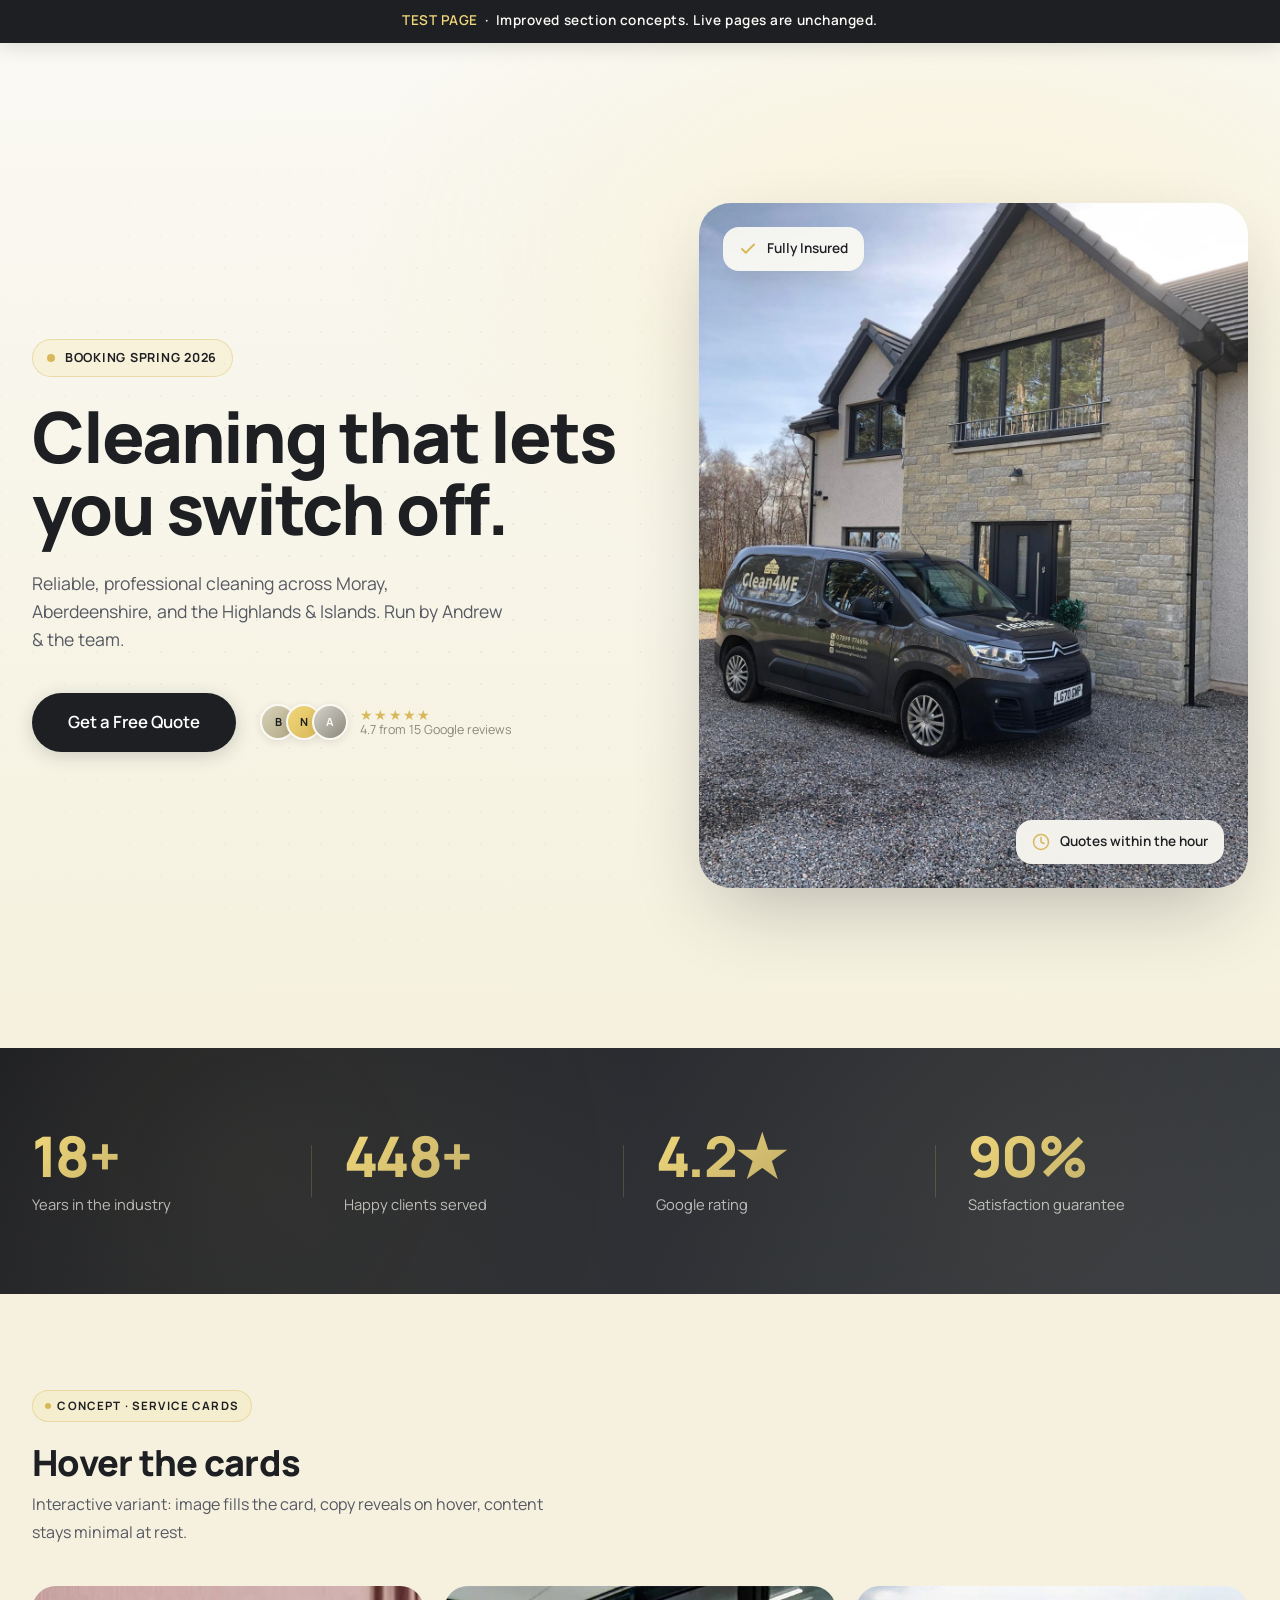
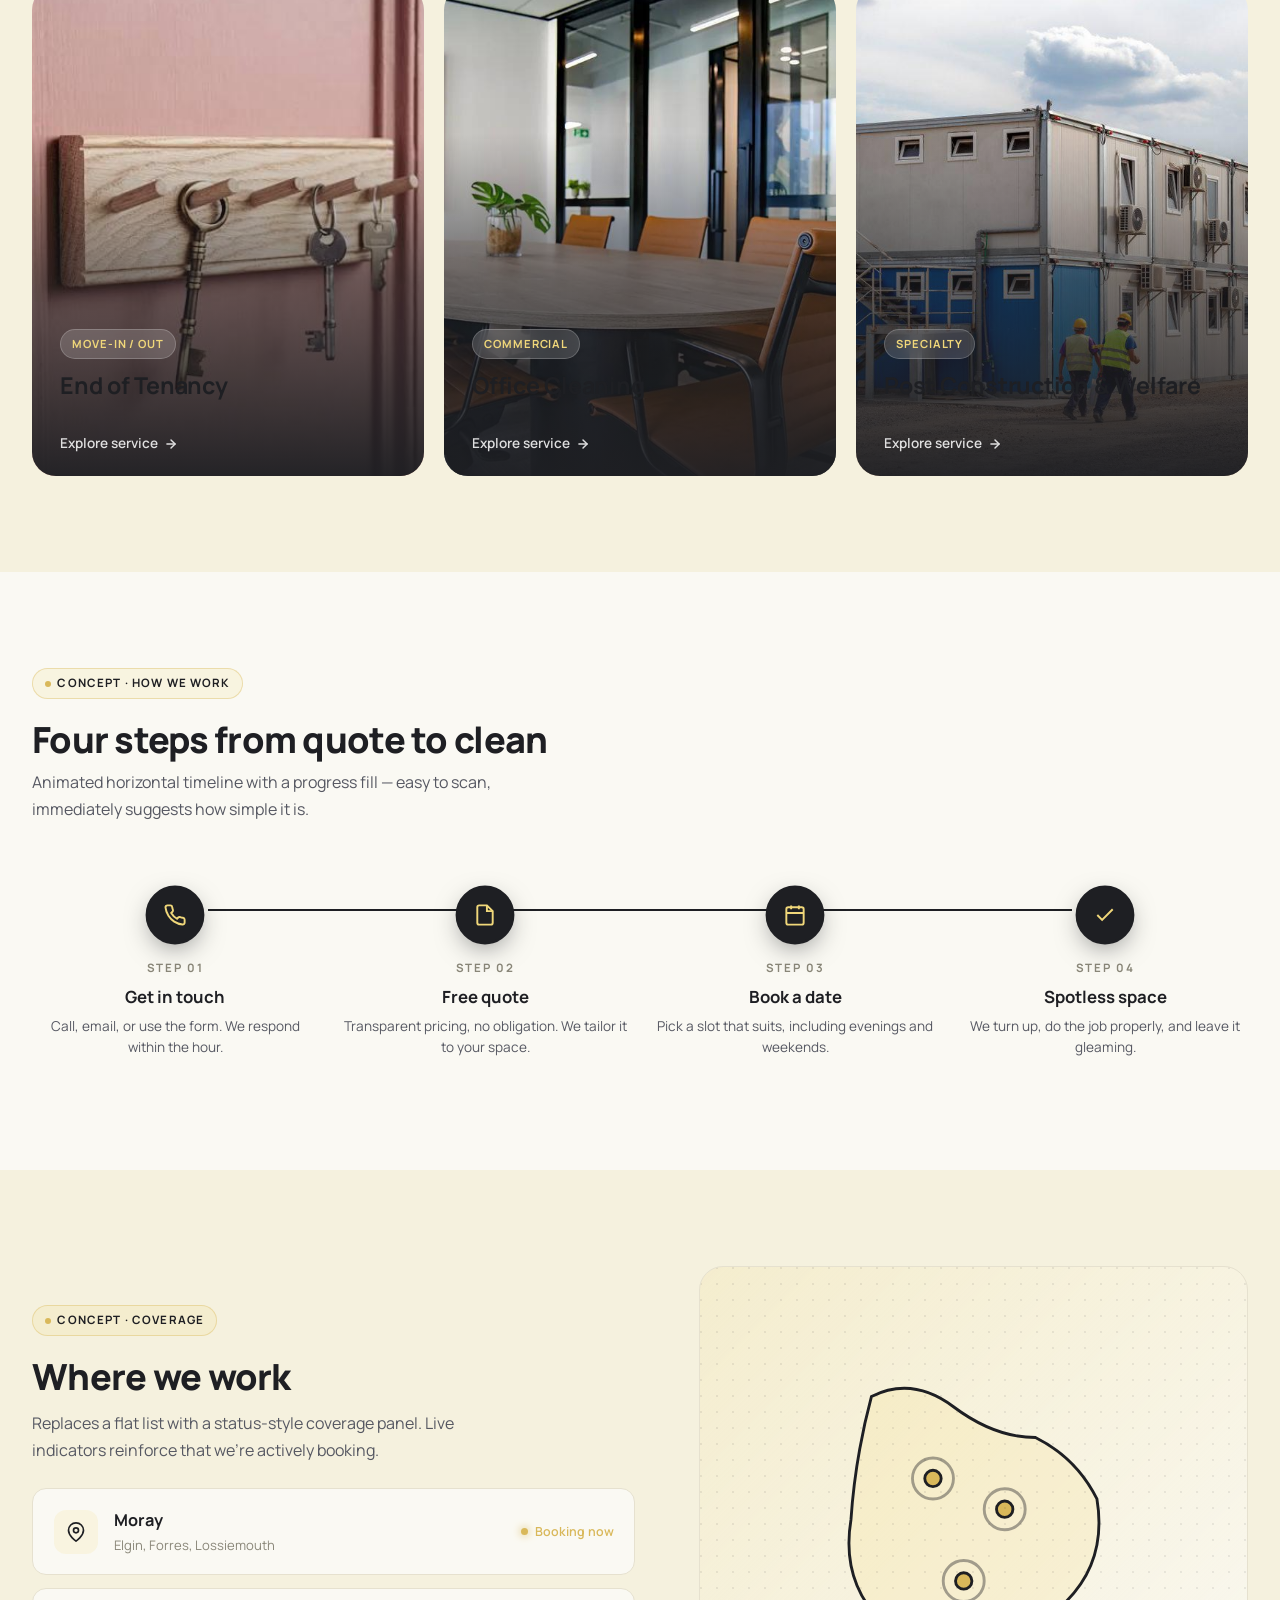
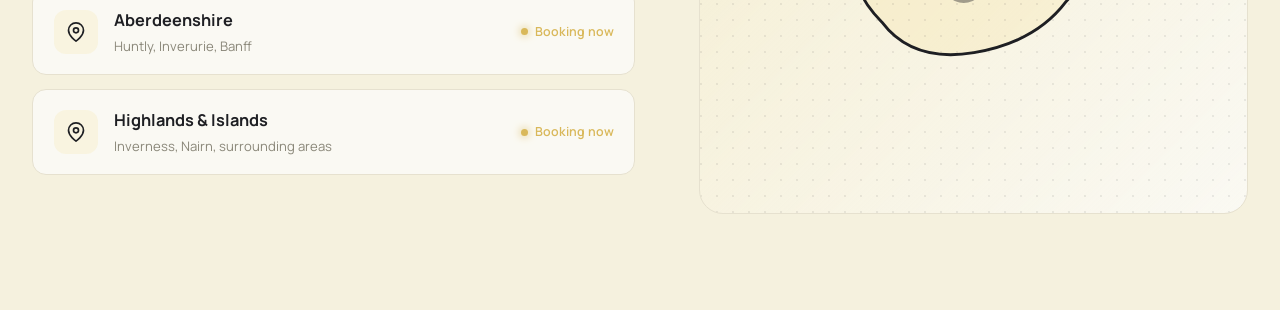
<file: test.html>
<!DOCTYPE html>
<html lang="en">
<head>
<meta charset="UTF-8">
<meta name="viewport" content="width=device-width, initial-scale=1.0">
<meta name="robots" content="noindex, nofollow">
<title>Test Page — Section Improvements (Clean4ME)</title>
<link rel="icon" href="logo.png" type="image/png">
<link rel="preconnect" href="https://fonts.googleapis.com">
<link rel="preconnect" href="https://fonts.gstatic.com" crossorigin>
<link href="https://fonts.googleapis.com/css2?family=Manrope:wght@300;400;500;600;700;800&display=swap" rel="stylesheet">
<link rel="stylesheet" href="style.css">
<style>
  /* ===== Storefront palette overrides ===== */
  body {
    --ink: #1e1f23;
    --charcoal: #3a3d42;
    --bone: #f0d77a;
    --bone-deep: #d9b85a;
    --bone-soft: rgba(240,215,122,0.16);
    --paper: #faf9f3;
    --cream: #f5f1de;
    --line: #e6e1cf;
    --text-mute: #8a8779;

    /* Override the imported style.css vars */
    --blue: #1e1f23;
    --blue-hover: #3a3d42;
    --blue-light: #fbf3d4;
    --blue-50: #fdfaeb;
    --navy: #1e1f23;
    --navy-mid: #3a3d42;
    --text: #1e1f23;
    --text-sec: #565862;
    --text-muted: #8a8779;
    --border: #e6e1cf;
    --surface: #f5f1de;
    --bg: #faf9f3;
    --shadow-blue: 0 4px 24px rgba(30,31,35,0.18);
    background: var(--paper);
  }
  /* Buttons retuned for the new palette */
  body .btn--primary { background: var(--ink); color: #fff; box-shadow: 0 4px 18px rgba(30,31,35,0.18); }
  body .btn--primary:hover { background: var(--charcoal); transform: translateY(-2px); box-shadow: 0 8px 28px rgba(30,31,35,0.28); }

  /* ===== Test-page only styles ===== */
  .test-banner {
    position: sticky; top: 0; z-index: 1000;
    background: var(--ink); color: var(--paper);
    padding: 0.65rem 1rem; text-align: center;
    font-family: var(--font-display); font-size: 0.85rem; font-weight: 600;
    letter-spacing: 0.04em;
    box-shadow: 0 4px 20px rgba(0,0,0,0.12);
  }
  .test-banner span { color: var(--bone); }
  .test-section { padding: 6rem 0; }
  .test-section--alt { background: var(--cream); }
  .test-label {
    display: inline-flex; align-items: center; gap: 0.4rem;
    padding: 0.35rem 0.75rem; margin-bottom: 1.25rem;
    background: var(--bone-soft); color: var(--ink);
    font-family: var(--font-display); font-size: 0.72rem; font-weight: 700;
    letter-spacing: 0.1em; text-transform: uppercase;
    border-radius: 999px; border: 1px solid rgba(217,184,90,0.4);
  }
  .test-label::before { content: ''; width: 6px; height: 6px; border-radius: 50%; background: var(--bone-deep); }

  /* ===== 1. ELEVATED HERO ===== */
  .hero-v2 {
    position: relative; min-height: 92vh; display: flex; align-items: center;
    overflow: hidden;
    background:
      radial-gradient(80% 60% at 75% 20%, rgba(240,215,122,0.18), transparent 60%),
      linear-gradient(180deg, var(--paper) 0%, var(--cream) 100%);
  }
  .hero-v2::before {
    content: ''; position: absolute; inset: 0;
    background-image: radial-gradient(circle at 1px 1px, rgba(30,31,35,0.07) 1px, transparent 0);
    background-size: 32px 32px;
    -webkit-mask-image: radial-gradient(60% 70% at 30% 50%, black, transparent 70%);
    mask-image: radial-gradient(60% 70% at 30% 50%, black, transparent 70%);
    pointer-events: none;
  }
  .hero-v2__inner {
    position: relative; display: grid; grid-template-columns: 1.1fr 1fr;
    gap: 4rem; align-items: center; padding: 4rem 0;
  }
  .hero-v2__eyebrow {
    display: inline-flex; align-items: center; gap: 0.6rem;
    padding: 0.5rem 0.9rem;
    background: var(--bone-soft);
    border: 1px solid rgba(217,184,90,0.4);
    color: var(--ink);
    border-radius: 999px;
    font-size: 0.78rem; font-weight: 700;
    letter-spacing: 0.06em; text-transform: uppercase;
  }
  .hero-v2__pulse {
    width: 8px; height: 8px; border-radius: 50%; background: var(--bone-deep);
    box-shadow: 0 0 0 0 var(--bone-deep);
    animation: heroPulse 2s ease-out infinite;
  }
  @keyframes heroPulse {
    0% { box-shadow: 0 0 0 0 rgba(217,184,90,0.55); }
    70% { box-shadow: 0 0 0 8px rgba(217,184,90,0); }
    100% { box-shadow: 0 0 0 0 rgba(217,184,90,0); }
  }
  .hero-v2__title {
    margin-top: 1.5rem;
    font-size: clamp(2.5rem, 5.5vw, 4.5rem);
    font-weight: 800; line-height: 1.02; letter-spacing: -0.03em;
    color: var(--ink);
  }
  .hero-v2__title-accent {
    display: inline-block; position: relative; color: var(--ink);
  }
  .hero-v2__title-accent::after {
    content: ''; position: absolute; left: 0; right: 0; bottom: 0.05em;
    height: 0.32em; z-index: -1;
    background: linear-gradient(90deg, var(--bone) 0%, rgba(240,215,122,0.35) 100%);
    border-radius: 4px;
    transform-origin: left;
    animation: heroSwipe 1.4s 0.6s var(--ease) both;
  }
  @keyframes heroSwipe { from { transform: scaleX(0); } to { transform: scaleX(1); } }
  .hero-v2__sub {
    margin-top: 1.5rem; max-width: 480px;
    font-size: 1.1rem; line-height: 1.6; color: var(--text-sec);
  }
  .hero-v2__cta {
    margin-top: 2.5rem;
    display: flex; align-items: center; gap: 1.5rem; flex-wrap: wrap;
  }
  .hero-v2__rating {
    display: flex; align-items: center; gap: 0.75rem;
  }
  .hero-v2__avatars {
    display: flex;
  }
  .hero-v2__avatar {
    width: 36px; height: 36px; border-radius: 50%;
    border: 2px solid var(--paper);
    background: linear-gradient(135deg, #d8d2bb, #b0a781);
    display: flex; align-items: center; justify-content: center;
    font-size: 0.7rem; font-weight: 700; color: var(--ink);
    box-shadow: 0 2px 8px rgba(30,31,35,0.1);
  }
  .hero-v2__avatar:not(:first-child) { margin-left: -10px; }
  .hero-v2__avatar:nth-child(2) { background: linear-gradient(135deg, var(--bone), var(--bone-deep)); }
  .hero-v2__avatar:nth-child(3) { background: linear-gradient(135deg, #d6d4cc, #8a8779); color: var(--paper); }
  .hero-v2__rating-text { display: flex; flex-direction: column; line-height: 1.2; }
  .hero-v2__rating-stars { color: var(--bone-deep); font-size: 0.85rem; letter-spacing: 0.1em; }
  .hero-v2__rating-label { font-size: 0.78rem; color: var(--text-mute); }

  .hero-v2__visual {
    position: relative; aspect-ratio: 4/5;
    border-radius: 2rem; overflow: hidden;
    box-shadow: 0 30px 80px -20px rgba(30,31,35,0.3);
  }
  .hero-v2__visual img { width: 100%; height: 100%; object-fit: cover; }
  .hero-v2__chip {
    position: absolute; padding: 0.7rem 1rem;
    background: rgba(250,249,243,0.94);
    backdrop-filter: blur(8px);
    border-radius: 16px;
    box-shadow: 0 12px 30px -8px rgba(30,31,35,0.22);
    display: inline-flex; align-items: center; gap: 0.6rem;
    font-size: 0.85rem; font-weight: 600; color: var(--ink);
  }
  .hero-v2__chip svg { width: 18px; height: 18px; color: var(--bone-deep); }
  .hero-v2__chip--top { top: 1.5rem; left: 1.5rem; animation: float 6s ease-in-out infinite; }
  .hero-v2__chip--bottom { bottom: 1.5rem; right: 1.5rem; animation: float 6s 2s ease-in-out infinite reverse; }
  @keyframes float { 0%,100% { transform: translateY(0); } 50% { transform: translateY(-10px); } }

  /* ===== 2. STATS / IMPACT BAND ===== */
  .impact-band {
    background: linear-gradient(135deg, var(--ink) 0%, var(--charcoal) 100%);
    color: var(--paper); padding: 5rem 0;
    position: relative; overflow: hidden;
  }
  .impact-band::after {
    content: ''; position: absolute; inset: 0;
    background-image:
      radial-gradient(circle at 20% 50%, rgba(240,215,122,0.06), transparent 40%),
      radial-gradient(circle at 80% 50%, rgba(240,215,122,0.04), transparent 40%);
    pointer-events: none;
  }
  .impact-grid {
    position: relative; display: grid;
    grid-template-columns: repeat(4, 1fr); gap: 2rem;
  }
  .impact-stat { text-align: left; padding-right: 1rem; position: relative; }
  .impact-stat:not(:last-child)::after {
    content: ''; position: absolute; right: 0; top: 50%; transform: translateY(-50%);
    width: 1px; height: 60%; background: rgba(240,215,122,0.18);
  }
  .impact-stat__num {
    font-family: var(--font-display);
    font-size: 3.5rem; font-weight: 800; line-height: 1;
    background: linear-gradient(135deg, var(--bone) 0%, rgba(240,215,122,0.6) 100%);
    -webkit-background-clip: text; background-clip: text;
    -webkit-text-fill-color: transparent;
    letter-spacing: -0.03em;
  }
  .impact-stat__label {
    margin-top: 0.6rem;
    font-size: 0.92rem; color: rgba(250,249,243,0.7);
    line-height: 1.4;
  }

  /* ===== 3. INTERACTIVE SERVICE CARD ===== */
  .svc-v2 {
    position: relative; aspect-ratio: 4/5;
    border-radius: 1.5rem; overflow: hidden;
    isolation: isolate; cursor: pointer;
    transition: transform 500ms var(--ease);
  }
  .svc-v2:hover { transform: translateY(-8px); }
  .svc-v2 img {
    position: absolute; inset: 0; width: 100%; height: 100%;
    object-fit: cover; z-index: -2;
    transition: transform 700ms var(--ease);
  }
  .svc-v2:hover img { transform: scale(1.08); }
  .svc-v2::before {
    content: ''; position: absolute; inset: 0; z-index: -1;
    background: linear-gradient(180deg, transparent 30%, rgba(30,31,35,0.55) 60%, rgba(30,31,35,0.96) 100%);
  }
  .svc-v2__tag { color: var(--bone); }
  .svc-v2__body {
    position: absolute; left: 0; right: 0; bottom: 0;
    padding: 1.75rem; color: #fff;
  }
  .svc-v2__tag {
    display: inline-flex; padding: 0.3rem 0.7rem;
    background: rgba(255,255,255,0.16);
    backdrop-filter: blur(8px);
    border: 1px solid rgba(255,255,255,0.2);
    border-radius: 999px;
    font-size: 0.7rem; font-weight: 700; letter-spacing: 0.08em;
    text-transform: uppercase;
    margin-bottom: 0.85rem;
  }
  .svc-v2__title {
    font-family: var(--font-display); font-size: 1.45rem; font-weight: 700;
    line-height: 1.15;
  }
  .svc-v2__desc {
    margin-top: 0.65rem; font-size: 0.88rem; line-height: 1.55;
    color: rgba(255,255,255,0.78);
    max-height: 0; overflow: hidden;
    transition: max-height 400ms var(--ease), margin-top 400ms var(--ease);
  }
  .svc-v2:hover .svc-v2__desc { max-height: 100px; }
  .svc-v2__cta {
    margin-top: 1rem;
    display: inline-flex; align-items: center; gap: 0.4rem;
    font-size: 0.85rem; font-weight: 600; color: #fff;
    transform: translateY(8px); opacity: 0.85;
    transition: transform 400ms var(--ease), opacity 400ms;
  }
  .svc-v2:hover .svc-v2__cta { transform: translateY(0); opacity: 1; }
  .svc-v2__cta svg { width: 14px; height: 14px; transition: transform 300ms; }
  .svc-v2:hover .svc-v2__cta svg { transform: translateX(4px); }

  /* ===== 4. PROCESS TIMELINE ===== */
  .timeline { position: relative; padding: 1rem 0; }
  .timeline__track {
    position: absolute; top: 38px; left: calc(12.5% + 24px); right: calc(12.5% + 24px);
    height: 2px; background: var(--border);
    z-index: 0;
  }
  .timeline__track-fill {
    position: absolute; top: 0; left: 0; height: 100%;
    background: var(--ink);
    width: 0%;
    animation: timelineFill 2s 0.4s var(--ease) both;
  }
  @keyframes timelineFill { from { width: 0; } to { width: 100%; } }
  .timeline__steps {
    display: grid; grid-template-columns: repeat(4, 1fr);
    gap: 1.5rem; position: relative;
  }
  .timeline__step { text-align: center; }
  .timeline__node {
    width: 56px; height: 56px; border-radius: 50%;
    background: var(--paper); border: 2px solid var(--line);
    display: flex; align-items: center; justify-content: center;
    margin: 0 auto 1rem; color: var(--ink);
    transition: all 300ms var(--ease);
    position: relative; z-index: 1;
  }
  .timeline__node svg { width: 22px; height: 22px; }
  .timeline__step.is-active .timeline__node {
    background: var(--ink); border-color: var(--ink); color: var(--bone);
    transform: scale(1.05);
    box-shadow: 0 8px 24px -6px rgba(30,31,35,0.5);
  }
  .timeline__step-num {
    font-size: 0.72rem; font-weight: 700; color: var(--text-mute);
    letter-spacing: 0.16em; text-transform: uppercase; margin-bottom: 0.4rem;
  }
  .timeline__step-title {
    font-size: 1.05rem; font-weight: 700; color: var(--ink);
    margin-bottom: 0.3rem;
  }
  .timeline__step-desc {
    font-size: 0.85rem; color: var(--text-sec); line-height: 1.55;
  }

  /* ===== 5. REGIONAL COVERAGE ===== */
  .coverage {
    display: grid; grid-template-columns: 1.1fr 1fr;
    gap: 4rem; align-items: center;
  }
  .coverage__regions {
    display: grid; gap: 0.85rem; margin-top: 1.5rem;
  }
  .coverage__region {
    display: flex; align-items: center; gap: 1rem;
    padding: 1.1rem 1.3rem;
    background: var(--paper);
    border: 1px solid var(--line);
    border-radius: 14px;
    transition: all 300ms var(--ease);
  }
  .coverage__region:hover {
    border-color: var(--ink);
    box-shadow: var(--shadow-md);
    transform: translateX(4px);
  }
  .coverage__region-icon {
    width: 44px; height: 44px; border-radius: 12px;
    background: var(--bone-soft); color: var(--ink);
    display: flex; align-items: center; justify-content: center;
    flex-shrink: 0;
  }
  .coverage__region-icon svg { width: 20px; height: 20px; }
  .coverage__region-name {
    font-size: 1.02rem; font-weight: 700; color: var(--ink);
  }
  .coverage__region-meta {
    font-size: 0.82rem; color: var(--text-mute); margin-top: 0.15rem;
  }
  .coverage__region-status {
    margin-left: auto;
    display: inline-flex; align-items: center; gap: 0.4rem;
    font-size: 0.78rem; font-weight: 600; color: var(--bone-deep);
  }
  .coverage__region-status::before {
    content: ''; width: 7px; height: 7px; border-radius: 50%; background: var(--bone-deep);
    box-shadow: 0 0 8px var(--bone-deep);
  }
  .coverage__map {
    aspect-ratio: 1; border-radius: 24px;
    background: linear-gradient(135deg, var(--bone-soft), var(--paper));
    border: 1px solid var(--line);
    display: flex; align-items: center; justify-content: center;
    position: relative; overflow: hidden;
  }
  .coverage__map svg { width: 75%; color: var(--ink); }
  .coverage__map svg path[fill] { fill: rgba(240,215,122,0.18) !important; }
  .coverage__map svg circle[fill="currentColor"] { fill: var(--bone-deep); }
  .coverage__map::before {
    content: ''; position: absolute; inset: 0;
    background-image: radial-gradient(circle at 1px 1px, rgba(30,31,35,0.08) 1px, transparent 0);
    background-size: 16px 16px;
  }

  /* ===== Responsive ===== */
  @media (max-width: 1024px) {
    .hero-v2__inner { grid-template-columns: 1fr; gap: 3rem; }
    .hero-v2__visual { aspect-ratio: 16/10; }
    .impact-grid { grid-template-columns: repeat(2, 1fr); gap: 2.5rem 2rem; }
    .impact-stat:nth-child(2)::after { display: none; }
    .timeline__steps { grid-template-columns: repeat(2, 1fr); }
    .timeline__track { display: none; }
    .coverage { grid-template-columns: 1fr; }
  }
  @media (max-width: 640px) {
    .test-section { padding: 4rem 0; }
    .impact-grid { grid-template-columns: 1fr; gap: 2rem; }
    .impact-stat::after { display: none !important; }
    .impact-stat__num { font-size: 2.75rem; }
    .timeline__steps { grid-template-columns: 1fr; }
  }
</style>
</head>
<body>
<div class="test-banner">
  <span>TEST PAGE</span> &nbsp;·&nbsp; Improved section concepts. Live pages are unchanged.
</div>

<!-- ===== 1. ELEVATED HERO ===== -->
<section class="hero-v2">
  <div class="container">
    <div class="hero-v2__inner">
      <div>
        <span class="hero-v2__eyebrow">
          <span class="hero-v2__pulse"></span>
          Booking Spring 2026
        </span>
        <h1 class="hero-v2__title">Cleaning that lets you <span class="hero-v2__title-accent">switch off</span>.</h1>
        <p class="hero-v2__sub">Reliable, professional cleaning across Moray, Aberdeenshire, and the Highlands &amp; Islands. Run by Andrew &amp; the team.</p>
        <div class="hero-v2__cta">
          <a href="index.html#contact" class="btn btn--primary btn--lg">Get a Free Quote</a>
          <div class="hero-v2__rating">
            <div class="hero-v2__avatars">
              <span class="hero-v2__avatar">B</span>
              <span class="hero-v2__avatar">N</span>
              <span class="hero-v2__avatar">A</span>
            </div>
            <div class="hero-v2__rating-text">
              <span class="hero-v2__rating-stars">★★★★★</span>
              <span class="hero-v2__rating-label">4.7 from 15 Google reviews</span>
            </div>
          </div>
        </div>
      </div>
      <div class="hero-v2__visual">
        <img src="cta-van.jpg" alt="Clean4ME van">
        <div class="hero-v2__chip hero-v2__chip--top">
          <svg viewBox="0 0 24 24" fill="none" stroke="currentColor" stroke-width="2.5" stroke-linecap="round" stroke-linejoin="round"><polyline points="20 6 9 17 4 12"/></svg>
          Fully Insured
        </div>
        <div class="hero-v2__chip hero-v2__chip--bottom">
          <svg viewBox="0 0 24 24" fill="none" stroke="currentColor" stroke-width="2" stroke-linecap="round" stroke-linejoin="round"><circle cx="12" cy="12" r="10"/><polyline points="12 6 12 12 16 14"/></svg>
          Quotes within the hour
        </div>
      </div>
    </div>
  </div>
</section>

<!-- ===== 2. IMPACT BAND ===== -->
<section class="impact-band">
  <div class="container">
    <div class="impact-grid">
      <div class="impact-stat">
        <div class="impact-stat__num" data-count="20" data-suffix="+">0</div>
        <div class="impact-stat__label">Years in the industry</div>
      </div>
      <div class="impact-stat">
        <div class="impact-stat__num" data-count="500" data-suffix="+">0</div>
        <div class="impact-stat__label">Happy clients served</div>
      </div>
      <div class="impact-stat">
        <div class="impact-stat__num" data-count="4.7" data-suffix="★">0</div>
        <div class="impact-stat__label">Google rating</div>
      </div>
      <div class="impact-stat">
        <div class="impact-stat__num" data-count="100" data-suffix="%">0</div>
        <div class="impact-stat__label">Satisfaction guarantee</div>
      </div>
    </div>
  </div>
</section>

<!-- ===== 3. INTERACTIVE SERVICE GRID ===== -->
<section class="test-section test-section--alt">
  <div class="container">
    <span class="test-label">Concept · Service Cards</span>
    <h2 style="font-size:2.25rem;font-weight:800;letter-spacing:-0.02em;margin-bottom:0.5rem;">Hover the cards</h2>
    <p style="color:var(--text-sec);margin-bottom:2.5rem;max-width:520px;">Interactive variant: image fills the card, copy reveals on hover, content stays minimal at rest.</p>
    <div style="display:grid;grid-template-columns:repeat(3,1fr);gap:1.25rem;">
      <a class="svc-v2" href="cleaning.html">
        <img src="svc-movein.jpg" alt="Move-in / Move-out cleaning">
        <div class="svc-v2__body">
          <span class="svc-v2__tag">Move-In / Out</span>
          <h3 class="svc-v2__title">End of Tenancy</h3>
          <p class="svc-v2__desc">Deposit-back deep cleans for landlords, tenants, and military march-out moves.</p>
          <span class="svc-v2__cta">Explore service
            <svg viewBox="0 0 24 24" fill="none" stroke="currentColor" stroke-width="2.5" stroke-linecap="round" stroke-linejoin="round"><line x1="5" y1="12" x2="19" y2="12"/><polyline points="12 5 19 12 12 19"/></svg>
          </span>
        </div>
      </a>
      <a class="svc-v2" href="cleaning.html">
        <img src="svc-office.jpg" alt="Office cleaning">
        <div class="svc-v2__body">
          <span class="svc-v2__tag">Commercial</span>
          <h3 class="svc-v2__title">Office Cleaning</h3>
          <p class="svc-v2__desc">Out-of-hours cleans for offices, shops, and shared workspaces.</p>
          <span class="svc-v2__cta">Explore service
            <svg viewBox="0 0 24 24" fill="none" stroke="currentColor" stroke-width="2.5" stroke-linecap="round" stroke-linejoin="round"><line x1="5" y1="12" x2="19" y2="12"/><polyline points="12 5 19 12 12 19"/></svg>
          </span>
        </div>
      </a>
      <a class="svc-v2" href="cleaning.html">
        <img src="svc-construction.jpg" alt="Post construction">
        <div class="svc-v2__body">
          <span class="svc-v2__tag">Specialty</span>
          <h3 class="svc-v2__title">Post Construction &amp; Welfare</h3>
          <p class="svc-v2__desc">Fine-dust removal and snag-list polish for newly built or renovated spaces.</p>
          <span class="svc-v2__cta">Explore service
            <svg viewBox="0 0 24 24" fill="none" stroke="currentColor" stroke-width="2.5" stroke-linecap="round" stroke-linejoin="round"><line x1="5" y1="12" x2="19" y2="12"/><polyline points="12 5 19 12 12 19"/></svg>
          </span>
        </div>
      </a>
    </div>
  </div>
</section>

<!-- ===== 4. PROCESS TIMELINE ===== -->
<section class="test-section">
  <div class="container">
    <span class="test-label">Concept · How We Work</span>
    <h2 style="font-size:2.25rem;font-weight:800;letter-spacing:-0.02em;margin-bottom:0.5rem;">Four steps from quote to clean</h2>
    <p style="color:var(--text-sec);margin-bottom:3rem;max-width:520px;">Animated horizontal timeline with a progress fill — easy to scan, immediately suggests how simple it is.</p>
    <div class="timeline">
      <div class="timeline__track"><div class="timeline__track-fill"></div></div>
      <div class="timeline__steps">
        <div class="timeline__step is-active">
          <div class="timeline__node"><svg viewBox="0 0 24 24" fill="none" stroke="currentColor" stroke-width="2"><path d="M22 16.92v3a2 2 0 0 1-2.18 2 19.79 19.79 0 0 1-8.63-3.07 19.5 19.5 0 0 1-6-6 19.79 19.79 0 0 1-3.07-8.67A2 2 0 0 1 4.11 2h3a2 2 0 0 1 2 1.72c.127.96.361 1.903.7 2.81a2 2 0 0 1-.45 2.11L8.09 9.91a16 16 0 0 0 6 6l1.27-1.27a2 2 0 0 1 2.11-.45c.907.339 1.85.573 2.81.7A2 2 0 0 1 22 16.92z"/></svg></div>
          <div class="timeline__step-num">Step 01</div>
          <div class="timeline__step-title">Get in touch</div>
          <div class="timeline__step-desc">Call, email, or use the form. We respond within the hour.</div>
        </div>
        <div class="timeline__step is-active">
          <div class="timeline__node"><svg viewBox="0 0 24 24" fill="none" stroke="currentColor" stroke-width="2"><path d="M14 2H6a2 2 0 0 0-2 2v16a2 2 0 0 0 2 2h12a2 2 0 0 0 2-2V8z"/><polyline points="14 2 14 8 20 8"/></svg></div>
          <div class="timeline__step-num">Step 02</div>
          <div class="timeline__step-title">Free quote</div>
          <div class="timeline__step-desc">Transparent pricing, no obligation. We tailor it to your space.</div>
        </div>
        <div class="timeline__step is-active">
          <div class="timeline__node"><svg viewBox="0 0 24 24" fill="none" stroke="currentColor" stroke-width="2"><rect x="3" y="4" width="18" height="18" rx="2"/><line x1="16" y1="2" x2="16" y2="6"/><line x1="8" y1="2" x2="8" y2="6"/><line x1="3" y1="10" x2="21" y2="10"/></svg></div>
          <div class="timeline__step-num">Step 03</div>
          <div class="timeline__step-title">Book a date</div>
          <div class="timeline__step-desc">Pick a slot that suits, including evenings and weekends.</div>
        </div>
        <div class="timeline__step is-active">
          <div class="timeline__node"><svg viewBox="0 0 24 24" fill="none" stroke="currentColor" stroke-width="2"><polyline points="20 6 9 17 4 12"/></svg></div>
          <div class="timeline__step-num">Step 04</div>
          <div class="timeline__step-title">Spotless space</div>
          <div class="timeline__step-desc">We turn up, do the job properly, and leave it gleaming.</div>
        </div>
      </div>
    </div>
  </div>
</section>

<!-- ===== 5. REGIONAL COVERAGE ===== -->
<section class="test-section test-section--alt">
  <div class="container">
    <div class="coverage">
      <div>
        <span class="test-label">Concept · Coverage</span>
        <h2 style="font-size:2.25rem;font-weight:800;letter-spacing:-0.02em;margin-bottom:0.75rem;">Where we work</h2>
        <p style="color:var(--text-sec);max-width:480px;">Replaces a flat list with a status-style coverage panel. Live indicators reinforce that we're actively booking.</p>
        <div class="coverage__regions">
          <div class="coverage__region">
            <div class="coverage__region-icon"><svg viewBox="0 0 24 24" fill="none" stroke="currentColor" stroke-width="2"><path d="M21 10c0 7-9 13-9 13s-9-6-9-13a9 9 0 0 1 18 0z"/><circle cx="12" cy="10" r="3"/></svg></div>
            <div>
              <div class="coverage__region-name">Moray</div>
              <div class="coverage__region-meta">Elgin, Forres, Lossiemouth</div>
            </div>
            <div class="coverage__region-status">Booking now</div>
          </div>
          <div class="coverage__region">
            <div class="coverage__region-icon"><svg viewBox="0 0 24 24" fill="none" stroke="currentColor" stroke-width="2"><path d="M21 10c0 7-9 13-9 13s-9-6-9-13a9 9 0 0 1 18 0z"/><circle cx="12" cy="10" r="3"/></svg></div>
            <div>
              <div class="coverage__region-name">Aberdeenshire</div>
              <div class="coverage__region-meta">Huntly, Inverurie, Banff</div>
            </div>
            <div class="coverage__region-status">Booking now</div>
          </div>
          <div class="coverage__region">
            <div class="coverage__region-icon"><svg viewBox="0 0 24 24" fill="none" stroke="currentColor" stroke-width="2"><path d="M21 10c0 7-9 13-9 13s-9-6-9-13a9 9 0 0 1 18 0z"/><circle cx="12" cy="10" r="3"/></svg></div>
            <div>
              <div class="coverage__region-name">Highlands &amp; Islands</div>
              <div class="coverage__region-meta">Inverness, Nairn, surrounding areas</div>
            </div>
            <div class="coverage__region-status">Booking now</div>
          </div>
        </div>
      </div>
      <div class="coverage__map">
        <svg viewBox="0 0 200 200" fill="none" stroke="currentColor" stroke-width="1.4">
          <path d="M50 30 Q70 20 90 35 T130 50 Q150 60 160 80 Q165 110 145 130 Q130 150 100 155 Q70 160 55 140 Q35 120 40 90 Q42 60 50 30 Z" fill="rgba(240,215,122,0.18)"/>
          <circle cx="80" cy="70" r="4" fill="currentColor"/>
          <circle cx="80" cy="70" r="10" fill="none" stroke="currentColor" opacity="0.4"/>
          <circle cx="115" cy="85" r="4" fill="currentColor"/>
          <circle cx="115" cy="85" r="10" fill="none" stroke="currentColor" opacity="0.4"/>
          <circle cx="95" cy="120" r="4" fill="currentColor"/>
          <circle cx="95" cy="120" r="10" fill="none" stroke="currentColor" opacity="0.4"/>
        </svg>
      </div>
    </div>
  </div>
</section>

<script>
  // Count-up for impact stats
  const counters = document.querySelectorAll('[data-count]');
  const obs = new IntersectionObserver((entries) => {
    entries.forEach(entry => {
      if (!entry.isIntersecting) return;
      const el = entry.target;
      const target = parseFloat(el.dataset.count);
      const suffix = el.dataset.suffix || '';
      const isDecimal = !Number.isInteger(target);
      const duration = 1400;
      const start = performance.now();
      function tick(now) {
        const t = Math.min((now - start) / duration, 1);
        const eased = 1 - Math.pow(1 - t, 3);
        const v = target * eased;
        el.textContent = (isDecimal ? v.toFixed(1) : Math.round(v)) + suffix;
        if (t < 1) requestAnimationFrame(tick);
      }
      requestAnimationFrame(tick);
      obs.unobserve(el);
    });
  }, { threshold: 0.4 });
  counters.forEach(c => obs.observe(c));
</script>
</body>
</html>
</file>
<file: style.css>
/* ═══════════════════════════════════════════════════════════════
   PRISTINE — Design System & Styles
   Cleaning & Property Management
   ═══════════════════════════════════════════════════════════════ */

/* ─── 1. Design Tokens ─── */
:root {
  --blue: #2756E8;
  --blue-hover: #1D45C7;
  --blue-light: #EDF1FF;
  --blue-50: #F5F7FF;
  --navy: #0B1A30;
  --navy-mid: #132744;
  --text: #1E2D45;
  --text-sec: #56677F;
  --text-muted: #8899B0;
  --border: #DEE5EF;
  --surface: #F1F4F9;
  --bg: #FAFBFE;
  --white: #FFFFFF;
  --gold: #F5A623;
  --gold-light: #FEF7E8;
  --green: #0EA372;
  --green-light: #ECFDF5;
  --google-star: #FBBC04;
  --fb-blue: #1877F2;
  --font-display: 'Manrope', sans-serif;
  --font-body: 'Manrope', sans-serif;
  --nav-h: 72px;
  --container: 1280px;
  --ease: cubic-bezier(0.16, 1, 0.3, 1);
  --radius-sm: 6px;
  --radius-md: 10px;
  --radius-lg: 16px;
  --radius-xl: 24px;
  --radius-full: 9999px;
  --shadow-sm: 0 2px 8px rgba(11,26,48,0.06);
  --shadow-md: 0 4px 16px rgba(11,26,48,0.08);
  --shadow-lg: 0 8px 32px rgba(11,26,48,0.10);
  --shadow-xl: 0 16px 48px rgba(11,26,48,0.14);
  --shadow-blue: 0 4px 24px rgba(39,86,232,0.3);
}

/* ─── 2. Reset ─── */
*, *::before, *::after { box-sizing: border-box; margin: 0; padding: 0; }
html { scroll-behavior: smooth; -webkit-text-size-adjust: 100%; }
body { font-family: var(--font-body); color: var(--text); background: var(--bg); line-height: 1.6; overflow-x: hidden; -webkit-font-smoothing: antialiased; }
img { max-width: 100%; height: auto; display: block; }
a { text-decoration: none; color: inherit; }
ul, ol { list-style: none; }
button { cursor: pointer; border: none; background: none; font-family: inherit; }
input, textarea, select { font-family: inherit; }

/* Focus visibility — accessibility */
:focus { outline: none; }
:focus-visible {
  outline: 2px solid var(--blue);
  outline-offset: 3px;
  border-radius: 4px;
}
.btn:focus-visible, .nav__link:focus-visible, .dropdown__trigger:focus-visible {
  outline-offset: 4px;
}

/* Respect motion preferences */
@media (prefers-reduced-motion: reduce) {
  *, *::before, *::after {
    animation-duration: 0.01ms !important;
    animation-iteration-count: 1 !important;
    transition-duration: 0.01ms !important;
    scroll-behavior: auto !important;
  }
}

/* ─── 3. Typography ─── */
h1, h2, h3, h4, h5, h6 { font-family: var(--font-display); font-weight: 700; line-height: 1.15; color: var(--navy); }
h1 { font-size: clamp(2.5rem, 5vw, 4rem); letter-spacing: -0.03em; }
h2 { font-size: clamp(2rem, 4vw, 3rem); letter-spacing: -0.02em; }
h3 { font-size: clamp(1.25rem, 2vw, 1.5rem); letter-spacing: -0.01em; }
h4 { font-size: 1.125rem; }
p { color: var(--text-sec); line-height: 1.7; }
.lead { font-size: 1.125rem; line-height: 1.8; }
.overline { font-family: var(--font-display); font-size: 0.8rem; font-weight: 600; text-transform: uppercase; letter-spacing: 0.12em; color: var(--blue); display: inline-flex; align-items: center; gap: 0.5rem; }
.overline::before { content: ''; width: 20px; height: 2px; background: var(--blue); border-radius: 2px; }

/* ─── 4. Layout ─── */
.container { width: 100%; max-width: var(--container); margin: 0 auto; padding: 0 2rem; }
.container--narrow { max-width: 960px; }
section { padding: 6rem 0; }
.grid { display: grid; gap: 2rem; }
.grid-2 { grid-template-columns: repeat(2, 1fr); }
.grid-3 { grid-template-columns: repeat(3, 1fr); }
.grid-4 { grid-template-columns: repeat(4, 1fr); }
.flex { display: flex; }
.flex-center { display: flex; align-items: center; justify-content: center; }
.text-center { text-align: center; }
.mx-auto { margin-left: auto; margin-right: auto; }

/* ─── 5. Buttons ─── */
.btn {
  display: inline-flex; align-items: center; gap: 0.5rem;
  font-family: var(--font-body); font-weight: 600; font-size: 0.95rem;
  padding: 0.85rem 1.75rem; border-radius: var(--radius-full);
  transition: all 300ms var(--ease); position: relative; overflow: hidden;
}
.btn--primary {
  background: var(--blue); color: var(--white);
  box-shadow: var(--shadow-blue);
}
.btn--primary:hover {
  background: var(--blue-hover); transform: translateY(-2px);
  box-shadow: 0 6px 28px rgba(39,86,232,0.4);
}
.btn--outline {
  border: 2px solid var(--border); color: var(--text); background: var(--white);
}
.btn--outline:hover { border-color: var(--blue); color: var(--blue); transform: translateY(-2px); }
.btn--white { background: var(--white); color: var(--navy); }
.btn--white:hover { transform: translateY(-2px); box-shadow: var(--shadow-lg); }
.btn--ghost { color: var(--blue); padding: 0.5rem 0; }
.btn--ghost:hover { gap: 0.75rem; }
.btn--ghost svg { transition: transform 300ms var(--ease); }
.btn--ghost:hover svg { transform: translateX(4px); }
.btn--lg { padding: 1rem 2.25rem; font-size: 1.05rem; }
.btn--sm { padding: 0.6rem 1.25rem; font-size: 0.85rem; }

/* ─── 6. Cards ─── */
.card {
  background: var(--white); border-radius: var(--radius-lg);
  border: 1px solid var(--border); overflow: hidden;
  transition: all 400ms var(--ease);
}
.card:hover { transform: translateY(-6px); box-shadow: var(--shadow-lg); border-color: transparent; }
.card__img { width: 100%; aspect-ratio: 16/10; object-fit: cover; background: var(--blue-light); transition: transform 600ms var(--ease); }
.card:hover .card__img { transform: scale(1.04); }
.card__body { padding: 1.75rem; }
.card__tag {
  display: inline-flex; align-items: center; gap: 0.35rem;
  font-size: 0.78rem; font-weight: 600; text-transform: uppercase; letter-spacing: 0.05em;
  color: var(--blue); background: var(--blue-light); padding: 0.3rem 0.75rem;
  border-radius: var(--radius-full); margin-bottom: 0.75rem;
}
.card__title { margin: 0 0 0.5rem; }
.card__text { font-size: 0.95rem; color: var(--text-sec); }

/* Feature Card (icon left) */
.fcard {
  display: flex; gap: 1.25rem; padding: 1.5rem;
  background: var(--white); border-radius: var(--radius-lg);
  border: 1px solid var(--border); transition: all 400ms var(--ease);
}
.fcard:hover { border-color: var(--blue-light); box-shadow: var(--shadow-md); }
.fcard__icon {
  flex-shrink: 0; width: 48px; height: 48px; border-radius: var(--radius-md);
  background: var(--blue-light); color: var(--blue);
  display: flex; align-items: center; justify-content: center;
}
.fcard__icon svg { width: 22px; height: 22px; }

/* ─── 7. Badges ─── */
.badge {
  display: inline-flex; align-items: center; gap: 0.35rem;
  font-size: 0.8rem; font-weight: 600; padding: 0.35rem 0.85rem;
  border-radius: var(--radius-full); background: var(--blue-light); color: var(--blue);
}
.badge--gold { background: var(--gold-light); color: #B07810; }
.badge--green { background: var(--green-light); color: var(--green); }

/* Stars */
.stars { color: var(--google-star); font-size: 1rem; letter-spacing: 1px; }
.stars--lg { font-size: 1.25rem; }

/* ─── 8. Navigation ─── */
.nav {
  position: fixed; top: 0; left: 0; right: 0; z-index: 1000;
  height: var(--nav-h); display: flex; align-items: center;
  transition: all 400ms var(--ease);
}
.nav.scrolled {
  background: rgba(255,255,255,0.92); backdrop-filter: blur(20px) saturate(180%);
  -webkit-backdrop-filter: blur(20px) saturate(180%);
  border-bottom: 1px solid rgba(222,229,239,0.6);
  box-shadow: 0 1px 12px rgba(11,26,48,0.04);
}

/* Pages with a light hero — nav uses dark text from the start */
.has-light-hero .nav__logo { color: var(--navy); }
.has-light-hero .nav__link { color: var(--text-sec); }
.has-light-hero .nav__link:hover, .has-light-hero .nav__link.active { color: var(--navy); }
.has-light-hero .nav__burger span { background: var(--navy); }
.has-light-hero .nav:not(.scrolled) .nav__cta .btn--primary {
  background: var(--blue); color: var(--white);
  border: none; backdrop-filter: none;
}
.has-light-hero .nav:not(.scrolled) .nav__cta .btn--primary:hover {
  background: var(--blue-hover); color: var(--white);
}
.nav__inner {
  display: flex; align-items: center; justify-content: space-between;
  width: 100%; max-width: var(--container); margin: 0 auto; padding: 0 2rem;
}
.nav__logo {
  font-family: var(--font-display); font-size: 1.35rem; font-weight: 800;
  letter-spacing: -0.02em; color: var(--white); transition: color 300ms;
  display: inline-flex; align-items: center; gap: 0.5rem;
}
.nav__logo-img { height: 32px; width: auto; }
.nav.scrolled .nav__logo { color: var(--navy); }
.nav__links { display: flex; align-items: center; gap: 2rem; }
.nav__link {
  font-size: 0.9rem; font-weight: 500; color: rgba(255,255,255,0.8);
  transition: color 300ms; position: relative;
}
.nav__link::after {
  content: ''; position: absolute; bottom: -4px; left: 0; right: 0;
  height: 2px; background: var(--blue); border-radius: 2px;
  transform: scaleX(0); transform-origin: right; transition: transform 300ms var(--ease);
}
.nav__link:hover::after, .nav__link.active::after { transform: scaleX(1); transform-origin: left; }
.nav__link:hover, .nav__link.active { color: var(--white); }
.nav.scrolled .nav__link { color: var(--text-sec); }
.nav.scrolled .nav__link:hover, .nav.scrolled .nav__link.active { color: var(--navy); }
.nav__cta { margin-left: 0.5rem; }
.nav__cta .btn--primary { padding: 0.65rem 1.4rem; font-size: 0.88rem; }
.nav.scrolled .nav__cta .btn--primary { background: var(--blue); }
.nav:not(.scrolled) .nav__cta .btn--primary { background: rgba(255,255,255,0.15); backdrop-filter: blur(10px); border: 1px solid rgba(255,255,255,0.25); }
.nav:not(.scrolled) .nav__cta .btn--primary:hover { background: var(--white); color: var(--navy); }

/* Mobile menu */
.nav__burger { display: none; flex-direction: column; gap: 5px; padding: 4px; }
.nav__burger span { width: 22px; height: 2px; background: var(--white); border-radius: 2px; transition: all 300ms var(--ease); }
.nav.scrolled .nav__burger span { background: var(--navy); }
.nav__burger.open span:nth-child(1) { transform: rotate(45deg) translate(4px, 5px); }
.nav__burger.open span:nth-child(2) { opacity: 0; }
.nav__burger.open span:nth-child(3) { transform: rotate(-45deg) translate(4px, -5px); }

.mobile-menu {
  position: fixed; inset: 0; background: var(--navy); z-index: 999;
  display: flex; flex-direction: column; align-items: center; justify-content: center; gap: 2rem;
  opacity: 0; pointer-events: none; transition: opacity 400ms var(--ease);
}
.mobile-menu.open { opacity: 1; pointer-events: all; }
.mobile-menu a {
  font-family: var(--font-display); font-size: 1.5rem; font-weight: 600;
  color: var(--white); opacity: 0.8; transition: opacity 300ms;
}
.mobile-menu a:hover { opacity: 1; }

/* Scroll progress */
.scroll-progress {
  position: fixed; top: 0; left: 0; height: 3px; background: var(--blue);
  z-index: 1001; width: 0%; transition: width 50ms linear;
}

/* ─── 9. Hero Sections ─── */
.hero {
  position: relative; min-height: 92vh; display: flex; align-items: center;
  padding-top: var(--nav-h); overflow: hidden;
}
.hero__bg {
  position: absolute; inset: 0; z-index: 0;
}
.hero__bg img {
  width: 100%; height: 100%; object-fit: cover;
}
.hero__overlay {
  position: absolute; inset: 0; z-index: 1;
  background: linear-gradient(135deg, rgba(11,26,48,0.92) 0%, rgba(11,26,48,0.78) 40%, rgba(39,86,232,0.45) 100%);
}
.hero__grain { z-index: 1; }
.hero__grain {
  position: absolute; inset: 0; opacity: 0.3; pointer-events: none;
  background-image: url("data:image/svg+xml,%3Csvg viewBox='0 0 512 512' xmlns='http://www.w3.org/2000/svg'%3E%3Cfilter id='n'%3E%3CfeTurbulence type='fractalNoise' baseFrequency='.55' numOctaves='4' stitchTiles='stitch'/%3E%3C/filter%3E%3Crect width='100%25' height='100%25' filter='url(%23n)' opacity='.06'/%3E%3C/svg%3E");
}
.hero__content { position: relative; z-index: 2; }
.hero__content h1 { color: var(--white); margin-bottom: 1.25rem; }
.hero__content p { color: rgba(255,255,255,0.75); font-size: 1.15rem; max-width: 540px; }
.hero__actions { display: flex; gap: 1rem; margin-top: 2rem; flex-wrap: wrap; }
.hero__float {
  position: absolute; right: 8%; bottom: 18%; z-index: 2;
  background: rgba(255,255,255,0.12); backdrop-filter: blur(20px);
  -webkit-backdrop-filter: blur(20px);
  border: 1px solid rgba(255,255,255,0.18); border-radius: var(--radius-xl);
  padding: 1.5rem 2rem; color: var(--white); max-width: 280px;
}
.hero__float-stars { font-size: 1.25rem; color: var(--google-star); margin-bottom: 0.25rem; }
.hero__float-rating { font-family: var(--font-display); font-size: 2rem; font-weight: 800; }
.hero__float-text { font-size: 0.85rem; opacity: 0.75; }

/* Sub-hero (inner pages) */
.hero--sub { min-height: 52vh; }
.hero--sub h1 { font-size: clamp(2rem, 4vw, 3.25rem); }

/* Decorative shapes */
.hero__shape {
  position: absolute; border-radius: 50%; z-index: 1; opacity: 0.08;
  background: var(--blue); filter: blur(80px);
}
.hero__shape--1 { width: 500px; height: 500px; top: -100px; right: -100px; }
.hero__shape--2 { width: 300px; height: 300px; bottom: -50px; left: 10%; }

/* Hero v2 — split layout with visual right */
.hero-v2 {
  position: relative; min-height: 92vh; display: flex; align-items: center;
  overflow: hidden;
  background:
    radial-gradient(80% 60% at 75% 20%, rgba(39,86,232,0.08), transparent 60%),
    linear-gradient(180deg, #FAFBFE 0%, #F5F7FF 100%);
}
.hero-v2::before {
  content: ''; position: absolute; inset: 0;
  background-image: radial-gradient(circle at 1px 1px, rgba(39,86,232,0.08) 1px, transparent 0);
  background-size: 32px 32px;
  -webkit-mask-image: radial-gradient(60% 70% at 30% 50%, black, transparent 70%);
  mask-image: radial-gradient(60% 70% at 30% 50%, black, transparent 70%);
  pointer-events: none;
}
.hero-v2__inner {
  position: relative; display: grid; grid-template-columns: 1.1fr 1fr;
  gap: 4rem; align-items: center; padding: 4rem 0;
}
.hero-v2__eyebrow {
  display: inline-flex; align-items: center; gap: 0.6rem;
  padding: 0.5rem 0.9rem;
  background: rgba(39,86,232,0.08);
  border: 1px solid rgba(39,86,232,0.16);
  color: var(--blue);
  border-radius: 999px;
  font-size: 0.78rem; font-weight: 700;
  letter-spacing: 0.06em; text-transform: uppercase;
}
.hero-v2__pulse {
  width: 8px; height: 8px; border-radius: 50%; background: var(--green);
  box-shadow: 0 0 0 0 var(--green);
  animation: heroPulse 2s ease-out infinite;
}
@keyframes heroPulse {
  0% { box-shadow: 0 0 0 0 rgba(14,163,114,0.5); }
  70% { box-shadow: 0 0 0 8px rgba(14,163,114,0); }
  100% { box-shadow: 0 0 0 0 rgba(14,163,114,0); }
}
.hero-v2__title {
  margin-top: 1.5rem;
  font-size: clamp(2.5rem, 5.5vw, 4.5rem);
  font-weight: 800; line-height: 1.02; letter-spacing: -0.03em;
  color: var(--navy);
}
.hero-v2__title-accent {
  display: inline-block; position: relative; color: var(--blue);
}
.hero-v2__title-accent::after {
  content: ''; position: absolute; left: 0; right: 0; bottom: 0.05em;
  height: 0.32em; z-index: -1;
  background: linear-gradient(90deg, rgba(39,86,232,0.18), rgba(39,86,232,0.02));
  border-radius: 4px;
  transform-origin: left;
  animation: heroSwipe 1.4s 0.6s var(--ease) both;
}
@keyframes heroSwipe { from { transform: scaleX(0); } to { transform: scaleX(1); } }
.hero-v2__sub {
  margin-top: 1.5rem; max-width: 480px;
  font-size: 1.1rem; line-height: 1.6; color: var(--text-sec);
}
.hero-v2__cta {
  margin-top: 2.5rem;
  display: flex; align-items: center; gap: 1.5rem; flex-wrap: wrap;
}
.hero-v2__rating { display: flex; align-items: center; gap: 0.75rem; }
.hero-v2__avatars { display: flex; }
.hero-v2__avatar {
  width: 36px; height: 36px; border-radius: 50%;
  border: 2px solid #fff;
  background: linear-gradient(135deg, #c7d4ee, #8fa9d9);
  display: flex; align-items: center; justify-content: center;
  font-size: 0.7rem; font-weight: 700; color: #fff;
  box-shadow: 0 2px 8px rgba(11,26,48,0.08);
}
.hero-v2__avatar:not(:first-child) { margin-left: -10px; }
.hero-v2__avatar:nth-child(2) { background: linear-gradient(135deg, #ffe1b8, #f5a623); }
.hero-v2__avatar:nth-child(3) { background: linear-gradient(135deg, #b8e8d4, #0ea372); }
.hero-v2__rating-text { display: flex; flex-direction: column; line-height: 1.2; }
.hero-v2__rating-stars { color: #f5a623; font-size: 0.85rem; letter-spacing: 0.1em; }
.hero-v2__rating-label { font-size: 0.78rem; color: var(--text-muted); }
.hero-v2__visual {
  position: relative; aspect-ratio: 4/5;
  border-radius: 2rem; overflow: hidden;
  box-shadow: 0 30px 80px -20px rgba(11,26,48,0.25);
}
.hero-v2__visual img { width: 100%; height: 100%; object-fit: cover; }
.hero-v2__chip {
  position: absolute; padding: 0.7rem 1rem;
  background: rgba(255,255,255,0.92);
  backdrop-filter: blur(8px);
  border-radius: 16px;
  box-shadow: 0 12px 30px -8px rgba(11,26,48,0.18);
  display: inline-flex; align-items: center; gap: 0.6rem;
  font-size: 0.85rem; font-weight: 600; color: var(--navy);
}
.hero-v2__chip svg { width: 18px; height: 18px; color: var(--blue); }
.hero-v2__chip--top { top: 1.5rem; left: 1.5rem; animation: heroFloat 6s ease-in-out infinite; }
.hero-v2__chip--bottom { bottom: 1.5rem; right: 1.5rem; animation: heroFloat 6s 2s ease-in-out infinite reverse; }
@keyframes heroFloat { 0%,100% { transform: translateY(0); } 50% { transform: translateY(-10px); } }
.hero-v2--sub { min-height: 72vh; }
.hero-v2--sub .hero-v2__inner { padding: 3rem 0; gap: 3.5rem; }
.hero-v2--sub .hero-v2__title { font-size: clamp(2rem, 4.2vw, 3.5rem); }
.hero-v2--sub .hero-v2__visual { aspect-ratio: 5/4; }

@media (max-width: 1024px) {
  .hero-v2__inner { grid-template-columns: 1fr; gap: 3rem; }
  .hero-v2__visual { aspect-ratio: 16/10; max-height: 480px; }
  .hero-v2--sub { min-height: auto; }
  .hero-v2--sub .hero-v2__visual { aspect-ratio: 16/10; }
}
@media (max-width: 640px) {
  .hero-v2 { min-height: auto; }
  .hero-v2__inner { padding: 3rem 0; gap: 2.5rem; }
  .hero-v2__visual { aspect-ratio: 4/5; max-height: none; }
  .hero-v2__chip { padding: 0.55rem 0.8rem; font-size: 0.78rem; }
}

/* ─── 10. Trust Bar ─── */
.trust-bar {
  padding: 1.5rem 0; background: var(--white); border-bottom: 1px solid var(--border);
  overflow: hidden;
}
.trust-bar__inner {
  display: flex; align-items: center; justify-content: center; gap: 3.5rem; flex-wrap: wrap;
}
.trust-item {
  display: flex; align-items: center; gap: 0.75rem; white-space: nowrap;
}
.trust-item__icon {
  width: 40px; height: 40px; border-radius: var(--radius-md);
  background: var(--blue-light); color: var(--blue);
  display: flex; align-items: center; justify-content: center;
}
.trust-item__icon svg { width: 20px; height: 20px; }
.trust-item__label { font-size: 0.85rem; color: var(--text-muted); }
.trust-item__value { font-family: var(--font-display); font-weight: 700; font-size: 1rem; color: var(--navy); }

/* ─── 11. About / Value Prop ─── */
.about-grid {
  display: grid; grid-template-columns: 1fr 1fr; gap: 4rem; align-items: center;
}
.about__img-wrap {
  position: relative; border-radius: var(--radius-xl); overflow: hidden;
  aspect-ratio: 4/3;
}
.about__img-wrap img { width: 100%; height: 100%; object-fit: cover; }
.about__img-badge {
  position: absolute; bottom: 1.5rem; left: 1.5rem;
  background: var(--white); padding: 1rem 1.25rem;
  border-radius: var(--radius-lg); box-shadow: var(--shadow-lg);
  display: flex; align-items: center; gap: 0.75rem;
}
.about__img-badge strong { font-family: var(--font-display); font-size: 1.5rem; color: var(--navy); }
.about__img-badge span { font-size: 0.82rem; color: var(--text-sec); line-height: 1.3; }
.about__checklist { margin: 1.75rem 0 2rem; display: flex; flex-direction: column; gap: 0.85rem; }
.about__check {
  display: flex; align-items: center; gap: 0.75rem; font-weight: 500; color: var(--text);
}
.about__check-icon {
  width: 24px; height: 24px; border-radius: 50%;
  background: var(--blue-light); color: var(--blue);
  display: flex; align-items: center; justify-content: center; flex-shrink: 0;
}
.about__check-icon svg { width: 14px; height: 14px; }
.about-grid--flip { direction: rtl; }
.about-grid--flip > * { direction: ltr; }

/* ─── 12. Services Section ─── */
.services-grid { display: grid; grid-template-columns: repeat(3, 1fr); grid-auto-rows: 1fr; gap: 1.5rem; }

/* Service CTA card — sits in the empty slot */
.service-cta-card {
  position: relative;
  display: flex; flex-direction: column;
  padding: 2rem;
  border-radius: var(--radius-lg);
  overflow: hidden;
  color: #fff;
  background: var(--navy);
  box-shadow: var(--shadow-blue);
  text-decoration: none;
  transition: transform 400ms var(--ease), box-shadow 400ms var(--ease);
  min-height: 320px;
  isolation: isolate;
}
.service-cta-card:hover { transform: translateY(-8px); box-shadow: 0 24px 48px -12px rgba(39,86,232,0.55); }
.service-cta-card__bg {
  position: absolute; inset: 0;
  width: 100%; height: 100%;
  object-fit: cover;
  object-position: center;
  z-index: -2;
  transition: transform 700ms var(--ease);
}
.service-cta-card:hover .service-cta-card__bg { transform: scale(1.05); }
.service-cta-card__overlay {
  position: absolute; inset: 0; z-index: -1;
  background:
    linear-gradient(180deg, rgba(11,26,48,0.55) 0%, rgba(11,26,48,0.78) 60%, rgba(29,69,199,0.85) 100%),
    radial-gradient(80% 60% at 80% 100%, rgba(39,86,232,0.55), transparent 70%);
}
.service-cta-card__pattern {
  position: absolute; inset: 0; opacity: 0.35; pointer-events: none;
}
.service-cta-card__pattern svg { width: 100%; height: 100%; }
.service-cta-card__rings {
  position: absolute; right: -60px; bottom: -60px;
  width: 220px; height: 220px; pointer-events: none;
}
.service-cta-card__rings span {
  position: absolute; inset: 0;
  border: 1px solid rgba(255,255,255,0.18);
  border-radius: 50%;
  animation: ctaRing 3.5s ease-out infinite;
}
.service-cta-card__rings span:nth-child(2) { animation-delay: 1.1s; }
.service-cta-card__rings span:nth-child(3) { animation-delay: 2.2s; }
@keyframes ctaRing {
  0% { transform: scale(0.6); opacity: 0.85; }
  100% { transform: scale(1.4); opacity: 0; }
}
.service-cta-card__pulse {
  position: relative;
  display: inline-flex; align-items: center; gap: 0.5rem;
  padding: 0.4rem 0.85rem;
  background: rgba(255,255,255,0.12);
  border: 1px solid rgba(255,255,255,0.22);
  border-radius: 999px;
  font-size: 0.75rem; font-weight: 700;
  letter-spacing: 0.06em; text-transform: uppercase;
  align-self: flex-start;
  backdrop-filter: blur(6px);
}
.service-cta-card__pulse-dot {
  width: 7px; height: 7px;
  background: #5BFF9C;
  border-radius: 50%;
  box-shadow: 0 0 10px #5BFF9C;
  animation: ctaDotPulse 1.6s ease-in-out infinite;
}
@keyframes ctaDotPulse {
  0%, 100% { opacity: 1; transform: scale(1); }
  50% { opacity: 0.45; transform: scale(0.7); }
}
.service-cta-card__title {
  position: relative;
  margin-top: 1.5rem;
  font-family: var(--font-display);
  font-size: 1.6rem; font-weight: 800;
  line-height: 1.15;
  color: #fff;
}
.service-cta-card__text {
  position: relative;
  margin-top: 0.75rem;
  font-size: 0.95rem; line-height: 1.55;
  color: rgba(255,255,255,0.78);
}
.service-cta-card__cta {
  position: relative;
  margin-top: auto; padding-top: 1.5rem;
  display: grid;
  grid-template-columns: auto 1fr auto;
  align-items: center; gap: 0.85rem;
}
.service-cta-card__phone-icon {
  width: 42px; height: 42px;
  border-radius: 12px;
  background: rgba(255,255,255,0.14);
  border: 1px solid rgba(255,255,255,0.22);
  display: flex; align-items: center; justify-content: center;
  color: #fff;
}
.service-cta-card__phone-icon svg { width: 18px; height: 18px; }
.service-cta-card__phone-text { display: flex; flex-direction: column; line-height: 1.1; }
.service-cta-card__phone-text small {
  font-size: 0.7rem; letter-spacing: 0.08em; text-transform: uppercase;
  color: rgba(255,255,255,0.55); margin-bottom: 0.25rem;
}
.service-cta-card__phone-text strong {
  font-size: 1.05rem; font-weight: 700; color: #fff;
}
.service-cta-card__arrow {
  width: 36px; height: 36px;
  border-radius: 50%;
  background: #fff;
  color: var(--blue);
  display: flex; align-items: center; justify-content: center;
  transition: transform 250ms var(--ease);
}
.service-cta-card__arrow svg { width: 16px; height: 16px; }
.service-cta-card:hover .service-cta-card__arrow { transform: translateX(4px); }
.service-card {
  background: var(--white); border-radius: var(--radius-lg);
  border: 1px solid var(--border); overflow: hidden;
  transition: all 400ms var(--ease); position: relative;
}
.service-card:hover { transform: translateY(-8px); box-shadow: var(--shadow-xl); border-color: transparent; }
.service-card__img {
  width: 100%; aspect-ratio: 16/10; object-fit: cover;
  background: linear-gradient(135deg, var(--blue-light), var(--surface));
  transition: transform 500ms var(--ease);
}
.service-card:hover .service-card__img { transform: scale(1.05); }
.service-card__img-wrap { overflow: hidden; }
.service-card { display: flex; flex-direction: column; }
.service-card__body { padding: 1.75rem; flex: 1; display: flex; flex-direction: column; }
.service-card__body > .card__tag { align-self: flex-start; }
.service-card__title { font-size: 1.2rem; margin-bottom: 0.5rem; }
.service-card__text { font-size: 0.9rem; color: var(--text-sec); line-height: 1.6; margin-bottom: 1rem; }
.service-card__body .btn { margin-top: auto; align-self: flex-start; }

/* Service Feature Card (icon top) */
.sf-card {
  padding: 2rem; background: var(--white); border-radius: var(--radius-lg);
  border: 1px solid var(--border); transition: all 400ms var(--ease);
  text-align: center;
}
.sf-card:hover { border-color: var(--blue); box-shadow: var(--shadow-md); transform: translateY(-4px); }
.sf-card__icon {
  width: 56px; height: 56px; border-radius: var(--radius-lg);
  background: var(--blue-light); color: var(--blue);
  display: flex; align-items: center; justify-content: center;
  margin: 0 auto 1.25rem;
}
.sf-card__icon svg { width: 26px; height: 26px; }
.sf-card__title { font-size: 1.1rem; margin-bottom: 0.5rem; }
.sf-card__text { font-size: 0.88rem; color: var(--text-sec); }

/* ─── 13. Stats ─── */
.stats {
  background: var(--navy); padding: 4.5rem 0; position: relative; overflow: hidden;
}
.stats::before {
  content: ''; position: absolute; inset: 0;
  background: radial-gradient(ellipse at 30% 50%, rgba(39,86,232,0.15), transparent 60%);
}
.stats__grid { display: grid; grid-template-columns: repeat(4, 1fr); gap: 2rem; position: relative; z-index: 1; }
.stat { text-align: center; }
.stat__number {
  font-family: var(--font-display); font-size: clamp(2.5rem, 4vw, 3.5rem);
  font-weight: 800; color: var(--white); line-height: 1;
}
.stat__number span { color: var(--blue); }
.stat__label { font-size: 0.95rem; color: rgba(255,255,255,0.55); margin-top: 0.5rem; }
.stat__desc { font-size: 0.82rem; color: rgba(255,255,255,0.35); margin-top: 0.25rem; max-width: 200px; margin-left: auto; margin-right: auto; }

/* ─── 14. How It Works ─── */
.hiw {
  background: var(--white); border: 1px solid var(--border); border-radius: var(--radius-xl);
  padding: 3rem; overflow: hidden;
}
.hiw__layout {
  display: grid; grid-template-columns: 1fr 1fr; gap: 3rem; align-items: start;
}
.hiw__header { margin-bottom: 2rem; }
.hiw__header h2 { margin-top: 0.75rem; }
.hiw__header p { margin-top: 0.5rem; max-width: 440px; }
.hiw__steps { display: flex; flex-direction: column; gap: 0; }
.hiw__step {
  padding: 1.25rem 1.5rem; border-left: 3px solid var(--border);
  cursor: pointer; transition: all 300ms var(--ease); position: relative;
}
.hiw__step:hover { background: var(--blue-50); }
.hiw__step.active { border-left-color: var(--blue); background: var(--blue-50); }
.hiw__step-head { display: flex; align-items: center; gap: 0.75rem; }
.hiw__step-num {
  font-family: var(--font-display); font-size: 0.85rem; font-weight: 700;
  color: var(--text-muted); min-width: 28px; transition: color 300ms;
}
.hiw__step.active .hiw__step-num { color: var(--blue); }
.hiw__step-title {
  font-family: var(--font-display); font-size: 1rem; font-weight: 600;
  color: var(--text-muted); transition: color 300ms;
}
.hiw__step.active .hiw__step-title { color: var(--navy); }
.hiw__step-body {
  max-height: 0; overflow: hidden; transition: max-height 400ms var(--ease), opacity 300ms;
  opacity: 0; padding-left: 2.75rem;
}
.hiw__step.active .hiw__step-body { max-height: 120px; opacity: 1; margin-top: 0.5rem; }
.hiw__step-body p { font-size: 0.88rem; color: var(--text-sec); line-height: 1.6; }
.hiw__image {
  border-radius: var(--radius-lg); overflow: hidden; aspect-ratio: 4/3.5;
  position: sticky; top: 6rem;
}
.hiw__image img { width: 100%; height: 100%; object-fit: cover; }

/* Legacy steps (property management page) */
.steps { display: grid; grid-template-columns: repeat(4, 1fr); gap: 2rem; counter-reset: step; }
.step { position: relative; counter-increment: step; padding-top: 3.5rem; }
.step::before {
  content: counter(step, decimal-leading-zero);
  font-family: var(--font-display); font-size: 2.5rem; font-weight: 800;
  color: var(--blue-light); position: absolute; top: 0; left: 0;
}
.step__title { font-size: 1.1rem; margin-bottom: 0.5rem; }
.step__text { font-size: 0.88rem; color: var(--text-sec); }

@media (max-width: 768px) {
  .hiw { padding: 2rem 1.25rem; }
  .hiw__layout { grid-template-columns: 1fr; }
  .hiw__image { position: static; aspect-ratio: 16/10; }
}

/* ─── 15. Google Reviews ─── */
.reviews-header { display: flex; align-items: center; gap: 1.5rem; margin-bottom: 2.5rem; flex-wrap: wrap; }
.reviews-header__badge {
  display: flex; align-items: center; gap: 1rem;
  background: var(--white); border: 1px solid var(--border);
  padding: 1rem 1.5rem; border-radius: var(--radius-lg);
}
.reviews-header__g {
  font-family: 'Arial', sans-serif; font-size: 1.75rem; font-weight: 700;
}
.reviews-header__g .g-b { color: #4285F4; }
.reviews-header__g .g-r { color: #EA4335; }
.reviews-header__g .g-y { color: #FBBC04; }
.reviews-header__g .g-b2 { color: #4285F4; }
.reviews-header__g .g-g { color: #34A853; }
.reviews-header__g .g-r2 { color: #EA4335; }
.reviews-header__score { font-family: var(--font-display); font-size: 2rem; font-weight: 800; color: var(--navy); }
.reviews-header__info { font-size: 0.85rem; color: var(--text-sec); }

.review-card {
  background: var(--white); border: 1px solid var(--border);
  border-radius: var(--radius-lg); padding: 1.75rem;
  transition: all 300ms var(--ease);
}
.review-card:hover { box-shadow: var(--shadow-md); border-color: transparent; }
.review-card__head { display: flex; align-items: center; gap: 0.75rem; margin-bottom: 0.75rem; }
.review-card__avatar {
  width: 40px; height: 40px; border-radius: 50%;
  background: var(--blue-light); color: var(--blue);
  display: flex; align-items: center; justify-content: center;
  font-family: var(--font-display); font-weight: 700; font-size: 0.9rem;
}
.review-card__name { font-weight: 600; color: var(--navy); font-size: 0.95rem; }
.review-card__date { font-size: 0.78rem; color: var(--text-muted); }
.review-card__stars { color: var(--google-star); font-size: 0.9rem; margin-bottom: 0.75rem; letter-spacing: 2px; }
.review-card__text { font-size: 0.9rem; color: var(--text-sec); line-height: 1.7; }
.review-card__source { font-size: 0.75rem; color: var(--text-muted); margin-top: 0.75rem; display: flex; align-items: center; gap: 0.35rem; }

/* ─── 16. Testimonials ─── */
.testimonial-slider { position: relative; overflow: hidden; }
.testimonial-track { display: flex; transition: transform 600ms var(--ease); }
.testimonial-slide { min-width: 100%; padding: 0 1rem; }
.testimonial-card {
  background: var(--white); border-radius: var(--radius-xl);
  border: 1px solid var(--border); padding: 3rem;
  max-width: 720px; margin: 0 auto; text-align: center;
}
.testimonial-card__quote {
  font-size: 1.2rem; line-height: 1.8; color: var(--text);
  font-style: italic; margin-bottom: 1.5rem;
}
.testimonial-card__quote::before { content: '\201C'; font-size: 3rem; color: var(--blue-light); line-height: 0; vertical-align: -0.4em; margin-right: 0.15em; }
.testimonial-card__author { font-weight: 600; color: var(--navy); }
.testimonial-card__role { font-size: 0.85rem; color: var(--text-muted); }
.testimonial-dots { display: flex; justify-content: center; gap: 0.5rem; margin-top: 1.5rem; }
.testimonial-dot {
  width: 10px; height: 10px; border-radius: 50%;
  background: var(--border); cursor: pointer; transition: all 300ms var(--ease);
}
.testimonial-dot.active { background: var(--blue); width: 28px; border-radius: 5px; }

/* ─── 17. Facebook / Social Proof ─── */
.fb-card {
  background: var(--white); border: 1px solid var(--border);
  border-radius: var(--radius-lg); padding: 1.5rem; transition: all 300ms var(--ease);
}
.fb-card:hover { box-shadow: var(--shadow-md); }
.fb-card__head { display: flex; align-items: center; gap: 0.75rem; margin-bottom: 1rem; }
.fb-card__avatar {
  width: 44px; height: 44px; border-radius: 50%; object-fit: cover;
  background: var(--fb-blue); display: flex; align-items: center; justify-content: center;
  color: var(--white); font-weight: 700;
}
.fb-card__name { font-weight: 600; color: var(--navy); font-size: 0.95rem; }
.fb-card__time { font-size: 0.78rem; color: var(--text-muted); display: flex; align-items: center; gap: 0.25rem; }
.fb-card__text { font-size: 0.92rem; color: var(--text); line-height: 1.7; margin-bottom: 1rem; }
.fb-card__engagement {
  display: flex; align-items: center; gap: 1.5rem;
  padding-top: 0.75rem; border-top: 1px solid var(--border);
  font-size: 0.82rem; color: var(--text-muted);
}
.fb-card__engagement span { display: flex; align-items: center; gap: 0.35rem; }
.fb-card__link {
  font-size: 0.82rem; color: var(--fb-blue); font-weight: 600;
  margin-top: 0.75rem; display: inline-flex; align-items: center; gap: 0.35rem;
}

/* ─── 18. Property Portfolio ─── */
.portfolio-grid { display: grid; grid-template-columns: repeat(3, 1fr); gap: 1.5rem; }
.property-card {
  background: var(--white); border-radius: var(--radius-lg);
  border: 1px solid var(--border); overflow: hidden;
  transition: all 400ms var(--ease); position: relative;
}
.property-card:hover { transform: translateY(-8px); box-shadow: var(--shadow-xl); }
.property-card__img-wrap { overflow: hidden; position: relative; }
.property-card__img {
  width: 100%; aspect-ratio: 16/11; object-fit: cover;
  background: linear-gradient(135deg, var(--blue-light), var(--surface));
  transition: transform 600ms var(--ease);
}
.property-card:hover .property-card__img { transform: scale(1.08); }
.property-card__badge {
  position: absolute; top: 1rem; left: 1rem;
  background: rgba(255,255,255,0.92); backdrop-filter: blur(8px);
  padding: 0.3rem 0.75rem; border-radius: var(--radius-full);
  font-size: 0.75rem; font-weight: 600; color: var(--navy);
}
.property-card__body { padding: 1.5rem; }
.property-card__title { font-size: 1.15rem; margin-bottom: 0.25rem; }
.property-card__location { font-size: 0.85rem; color: var(--text-muted); display: flex; align-items: center; gap: 0.35rem; margin-bottom: 0.75rem; }
.property-card__tags { display: flex; gap: 0.5rem; flex-wrap: wrap; margin-bottom: 1rem; }
.property-card__tags span {
  font-size: 0.75rem; padding: 0.25rem 0.6rem;
  background: var(--surface); border-radius: var(--radius-full);
  color: var(--text-sec);
}
.property-card__link {
  font-size: 0.88rem; font-weight: 600; color: var(--blue);
  display: inline-flex; align-items: center; gap: 0.35rem;
  transition: gap 300ms var(--ease);
}
.property-card__link:hover { gap: 0.65rem; }

/* ─── 19. PM Services ─── */
.pm-services { display: grid; grid-template-columns: repeat(2, 1fr); gap: 1.5rem; margin-top: 2rem; }
.pm-service {
  display: flex; gap: 1.25rem; padding: 1.75rem; background: var(--white);
  border-radius: var(--radius-lg); border: 1px solid var(--border);
  transition: all 300ms var(--ease); min-height: 120px; align-items: flex-start;
}
.pm-service:hover { border-color: var(--blue-light); box-shadow: var(--shadow-sm); }
.pm-service__icon {
  flex-shrink: 0; width: 48px; height: 48px; border-radius: var(--radius-md);
  background: var(--blue-light); color: var(--blue);
  display: flex; align-items: center; justify-content: center;
}
.pm-service__icon svg { width: 22px; height: 22px; }
.pm-service__title { font-size: 1.05rem; font-weight: 600; color: var(--navy); margin-bottom: 0.4rem; }
.pm-service__text { font-size: 0.88rem; color: var(--text-sec); line-height: 1.6; }

/* PM Service Groups */
.pm-group {
  background: var(--white); border: 1px solid var(--border); border-radius: var(--radius-xl);
  padding: 2rem; transition: all 400ms var(--ease);
}
.pm-group:hover { border-color: var(--blue-light); box-shadow: var(--shadow-md); transform: translateY(-4px); }
.pm-group__header { display: flex; align-items: center; gap: 1rem; margin-bottom: 0.75rem; }
.pm-group__title { font-family: var(--font-display); font-size: 1.15rem; font-weight: 700; color: var(--navy); }
.pm-group__desc { font-size: 0.9rem; color: var(--text-sec); line-height: 1.6; margin-bottom: 1.5rem; }
.pm-group__list { display: flex; flex-direction: column; gap: 0.75rem; }
.pm-group__list li {
  display: flex; align-items: center; gap: 0.65rem;
  font-size: 0.9rem; font-weight: 500; color: var(--text);
}
.pm-group__list li svg { flex-shrink: 0; color: var(--blue); }

/* Bento Grid */
.bento {
  display: grid; grid-template-columns: repeat(3, 1fr);
  grid-template-rows: auto auto auto; gap: 1.25rem;
}
.bento__card {
  background: var(--white); border: 1px solid var(--border); border-radius: var(--radius-xl);
  padding: 2rem; transition: all 400ms var(--ease); position: relative; overflow: hidden;
}
.bento__card:hover { border-color: transparent; box-shadow: var(--shadow-lg); }
.bento__card--featured {
  grid-column: 1 / 3; grid-row: 1 / 3;
  background: var(--navy); border-color: var(--navy); color: var(--white);
  padding: 2.5rem; display: flex; flex-direction: column; justify-content: flex-end;
}
.bento__card--featured::before {
  content: ''; position: absolute; top: 0; right: 0; width: 60%; height: 100%;
  background: radial-gradient(ellipse at 80% 30%, rgba(39,86,232,0.2), transparent 65%);
  pointer-events: none;
}
.bento__card--featured .bento__icon { background: rgba(255,255,255,0.1); color: var(--white); margin-bottom: 1.5rem; }
.bento__card--featured h3 { color: var(--white); font-size: 1.5rem; margin-bottom: 0.75rem; }
.bento__card--featured p { color: rgba(255,255,255,0.65); font-size: 1rem; line-height: 1.7; max-width: 480px; }
.bento__card--wide { grid-column: span 2; }
.bento__icon {
  width: 48px; height: 48px; border-radius: var(--radius-md);
  background: var(--blue-light); color: var(--blue);
  display: flex; align-items: center; justify-content: center;
  margin-bottom: 1.25rem;
}
.bento__icon svg { width: 22px; height: 22px; }
.bento__card h3 { font-size: 1.1rem; margin-bottom: 0.5rem; }
.bento__card p { font-size: 0.88rem; color: var(--text-sec); line-height: 1.6; }

@media (max-width: 768px) {
  .bento { grid-template-columns: 1fr; }
  .bento__card--featured, .bento__card--wide { grid-column: auto; grid-row: auto; }
}

/* ─── 20. FAQ ─── */
.faq-list { max-width: 760px; margin: 0 auto; display: flex; flex-direction: column; gap: 0.75rem; }
.faq-item { border: 1px solid var(--border); border-radius: var(--radius-lg); overflow: hidden; transition: border-color 300ms; }
.faq-item.open { border-color: var(--blue-light); }
.faq-q {
  display: flex; align-items: center; justify-content: space-between; gap: 1rem;
  padding: 1.25rem 1.5rem; cursor: pointer; font-weight: 600; color: var(--navy);
  font-size: 0.95rem; background: var(--white); transition: background 300ms;
}
.faq-q:hover { background: var(--blue-50); }
.faq-q svg { flex-shrink: 0; width: 20px; height: 20px; color: var(--text-muted); transition: transform 300ms var(--ease); }
.faq-item.open .faq-q svg { transform: rotate(180deg); color: var(--blue); }
.faq-a {
  max-height: 0; overflow: hidden; transition: max-height 400ms var(--ease);
}
.faq-a__inner { padding: 0.5rem 1.5rem 1.25rem; font-size: 0.9rem; color: var(--text-sec); line-height: 1.7; }

/* ─── 21. CTA Section ─── */
.cta-section {
  background: var(--navy); padding: 5rem 0; position: relative; overflow: hidden; text-align: center;
}
.cta-section::before {
  content: ''; position: absolute; inset: 0;
  background: radial-gradient(ellipse at 50% 120%, rgba(39,86,232,0.25), transparent 60%);
}
.cta-section h2 { color: var(--white); margin-bottom: 1rem; position: relative; z-index: 1; }
.cta-section p { color: rgba(255,255,255,0.6); max-width: 520px; margin: 0 auto 2rem; position: relative; z-index: 1; }
.cta-section .btn { position: relative; z-index: 1; }

/* ─── 21a. Contact Form ─── */
.contact { background: var(--surface); }
.contact__grid { display: grid; grid-template-columns: 1fr 1.35fr; gap: 4rem; align-items: start; }
.contact__info h2 { margin-top: 0.75rem; }
.contact__info p { margin-top: 0.75rem; }
.contact__details { margin-top: 2rem; display: flex; flex-direction: column; gap: 1.25rem; }
.contact__detail { display: flex; align-items: flex-start; gap: 0.75rem; }
.contact__detail-icon {
  flex-shrink: 0; width: 40px; height: 40px; border-radius: var(--radius-md);
  background: var(--blue-light); color: var(--blue);
  display: flex; align-items: center; justify-content: center;
}
.contact__detail-icon svg { width: 18px; height: 18px; }
.contact__detail-text { font-size: 0.92rem; color: var(--text); }
.contact__detail-label { font-size: 0.78rem; color: var(--text-muted); margin-top: 0.15rem; }
.contact__map {
  margin-top: 2rem; border-radius: var(--radius-xl); overflow: hidden;
  border: 1px solid var(--border); aspect-ratio: 16/9;
}
.contact__map iframe { width: 100%; height: 100%; border: 0; display: block; filter: saturate(0.85) contrast(1.05); }

.contact__form {
  background: var(--white); border: 1px solid var(--border); border-radius: var(--radius-xl);
  padding: 2.5rem; box-shadow: var(--shadow-sm);
}
.contact__form h3 { font-size: 1.25rem; margin-bottom: 0.35rem; }
.contact__form > p { font-size: 0.88rem; color: var(--text-muted); margin-bottom: 1.75rem; }
.form__row { display: grid; grid-template-columns: 1fr 1fr; gap: 1rem; margin-bottom: 1rem; }
.form__group { display: flex; flex-direction: column; gap: 0.4rem; margin-bottom: 1rem; }
.form__group--full { grid-column: 1 / -1; }
.form__label { font-size: 0.82rem; font-weight: 600; color: var(--navy); }
.form__input, .form__select, .form__textarea {
  width: 100%; padding: 0.8rem 1rem; font-size: 0.92rem; font-family: var(--font-body);
  border: 1px solid var(--border); border-radius: var(--radius-md);
  background: var(--bg); color: var(--text); transition: all 200ms var(--ease);
  outline: none;
}
.form__input:focus, .form__select:focus, .form__textarea:focus {
  border-color: var(--blue); box-shadow: 0 0 0 3px rgba(39,86,232,0.1);
}
.form__input::placeholder, .form__textarea::placeholder { color: var(--text-muted); }
.form__select { appearance: none; cursor: pointer;
  background-image: url("data:image/svg+xml,%3Csvg xmlns='http://www.w3.org/2000/svg' width='16' height='16' viewBox='0 0 24 24' fill='none' stroke='%238899B0' stroke-width='2'%3E%3Cpolyline points='6 9 12 15 18 9'/%3E%3C/svg%3E");
  background-repeat: no-repeat; background-position: right 1rem center;
  padding-right: 2.5rem;
}

/* Custom Dropdown */
.dropdown { position: relative; }
.dropdown__trigger {
  width: 100%; padding: 0.8rem 1rem; font-size: 0.92rem; font-family: var(--font-body);
  border: 1px solid var(--border); border-radius: var(--radius-md);
  background: var(--bg); color: var(--text);
  display: flex; align-items: center; justify-content: space-between; gap: 0.75rem;
  cursor: pointer; outline: none;
  transition: border-color 200ms var(--ease), box-shadow 200ms var(--ease);
  text-align: left;
}
.dropdown__trigger:hover { border-color: var(--text-muted); }
.dropdown[data-open="true"] .dropdown__trigger {
  border-color: var(--blue);
  box-shadow: 0 0 0 3px rgba(39,86,232,0.1);
}
.dropdown__value { flex: 1; }
.dropdown__value[data-placeholder] { color: var(--text-muted); }
.dropdown__chevron {
  width: 18px; height: 18px; color: var(--text-muted); flex-shrink: 0;
  transition: transform 250ms var(--ease), color 200ms;
}
.dropdown[data-open="true"] .dropdown__chevron { transform: rotate(180deg); color: var(--blue); }
.dropdown__menu {
  position: absolute; top: calc(100% + 6px); left: 0; right: 0;
  background: var(--white);
  border: 1px solid var(--border);
  border-radius: var(--radius-md);
  box-shadow: var(--shadow-lg);
  padding: 0.4rem;
  z-index: 100;
  opacity: 0; visibility: hidden;
  transform: translateY(-6px) scale(0.98); transform-origin: top center;
  transition: opacity 180ms var(--ease), transform 180ms var(--ease), visibility 180ms;
  list-style: none;
  margin: 0;
}
.dropdown[data-open="true"] .dropdown__menu {
  opacity: 1; visibility: visible; transform: translateY(0) scale(1);
}
.dropdown__option {
  padding: 0.7rem 0.9rem; font-size: 0.92rem;
  border-radius: var(--radius-sm); cursor: pointer;
  color: var(--text); transition: background 150ms, color 150ms;
  display: flex; align-items: center; justify-content: space-between; gap: 0.5rem;
}
.dropdown__option:hover { background: var(--blue-light); color: var(--blue); }
.dropdown__option--selected {
  background: var(--blue-light); color: var(--blue); font-weight: 600;
}
.dropdown__option--selected::after {
  content: ''; width: 14px; height: 14px;
  background: url("data:image/svg+xml,%3Csvg xmlns='http://www.w3.org/2000/svg' viewBox='0 0 24 24' fill='none' stroke='%232756E8' stroke-width='3' stroke-linecap='round' stroke-linejoin='round'%3E%3Cpolyline points='20 6 9 17 4 12'/%3E%3C/svg%3E") center/contain no-repeat;
}
.form__textarea { resize: vertical; min-height: 120px; }
.form__submit { width: 100%; margin-top: 0.5rem; text-align: center; justify-content: center; }
.form__submit[disabled] { opacity: 0.85; cursor: default; }
.form__label-row { display: flex; justify-content: space-between; align-items: baseline; gap: 0.5rem; }
.form__counter {
  font-size: 0.78rem; color: var(--text-muted);
  font-variant-numeric: tabular-nums;
  transition: color 200ms;
}
.form__counter[data-warn="true"] { color: var(--gold); }
.form__counter[data-error="true"] { color: #d72660; font-weight: 600; }
.form__input--error, .form__textarea--error { border-color: #d72660 !important; box-shadow: 0 0 0 3px rgba(215,38,96,0.08) !important; }
.form__honeypot {
  position: absolute !important; left: -10000px !important; top: auto !important;
  width: 1px !important; height: 1px !important; overflow: hidden !important;
}

@media (max-width: 768px) {
  .contact__grid { grid-template-columns: 1fr; gap: 2.5rem; }
  .form__row { grid-template-columns: 1fr; }
  .contact__form { padding: 1.75rem; }
}

/* ─── 21b. Glass CTA ─── */
.cta-glass {
  padding: 5rem 0; position: relative; overflow: hidden;
  background: var(--blue-50);
}
.cta-glass__bg {
  position: absolute; inset: 0; z-index: 0;
  background:
    radial-gradient(ellipse at 20% 50%, rgba(39,86,232,0.12), transparent 50%),
    radial-gradient(ellipse at 80% 30%, rgba(39,86,232,0.08), transparent 50%),
    radial-gradient(ellipse at 50% 80%, rgba(11,26,48,0.05), transparent 40%);
}
.cta-glass__bg::after {
  content: ''; position: absolute; inset: 0;
  background-image: url("data:image/svg+xml,%3Csvg viewBox='0 0 512 512' xmlns='http://www.w3.org/2000/svg'%3E%3Cfilter id='n'%3E%3CfeTurbulence type='fractalNoise' baseFrequency='.55' numOctaves='4' stitchTiles='stitch'/%3E%3C/filter%3E%3Crect width='100%25' height='100%25' filter='url(%23n)' opacity='.04'/%3E%3C/svg%3E");
  opacity: 0.5;
}
.cta-glass__card {
  position: relative; z-index: 1; max-width: 680px; margin: 0 auto;
  background: rgba(255,255,255,0.55); backdrop-filter: blur(24px) saturate(180%);
  -webkit-backdrop-filter: blur(24px) saturate(180%);
  border: 1px solid rgba(255,255,255,0.7); border-radius: var(--radius-2xl);
  padding: 3.5rem 3rem; text-align: center;
  box-shadow: 0 8px 40px rgba(11,26,48,0.08), 0 0 0 1px rgba(255,255,255,0.4) inset;
}
.cta-glass__card h2 { font-size: clamp(1.5rem, 3vw, 2rem); margin-bottom: 0.75rem; }
.cta-glass__card p { color: var(--text-sec); max-width: 460px; margin: 0 auto 2rem; font-size: 0.95rem; }
.cta-glass__actions { display: flex; gap: 1rem; justify-content: center; flex-wrap: wrap; }
@media (max-width: 768px) {
  .cta-glass__card { padding: 2.5rem 1.5rem; }
}

/* ─── 22. Footer ─── */
.footer { background: var(--navy); padding: 4rem 0 0; color: rgba(255,255,255,0.6); }
.footer__top {
  display: flex; gap: 2rem; padding-bottom: 2.5rem;
  border-bottom: 1px solid rgba(255,255,255,0.08);
}
.footer__brand { flex-shrink: 0; }
.footer__grid {
  display: grid; grid-template-columns: repeat(3, 1fr); gap: 3rem; flex: 1;
}
.footer__brand p { font-size: 0.92rem; margin-top: 1rem; line-height: 1.7; max-width: 400px; color: rgba(255,255,255,0.45); }
.footer__logo {
  font-family: var(--font-display); font-size: 1.6rem; font-weight: 800;
  color: var(--white); display: inline-flex; align-items: center; gap: 0.6rem;
}
.footer__logo img { height: 40px; width: auto; }
.footer__heading {
  font-family: var(--font-display); font-size: 0.85rem; font-weight: 600;
  text-transform: uppercase; letter-spacing: 0.08em;
  color: rgba(255,255,255,0.4); margin-bottom: 1.25rem;
}
.footer__links { display: flex; flex-direction: column; gap: 0.65rem; }
.footer__links a { font-size: 0.9rem; transition: color 300ms; }
.footer__links a:hover { color: var(--white); }
.footer__contact-item { display: flex; align-items: flex-start; gap: 0.5rem; font-size: 0.88rem; margin-bottom: 0.75rem; }
.footer__contact-item svg { width: 16px; height: 16px; flex-shrink: 0; margin-top: 3px; color: var(--blue); }
.footer__social { display: flex; gap: 0.75rem; margin-top: 1.25rem; }
.footer__social a {
  width: 36px; height: 36px; border-radius: 50%;
  background: rgba(255,255,255,0.06); display: flex; align-items: center; justify-content: center;
  transition: all 300ms var(--ease); color: rgba(255,255,255,0.5);
}
.footer__social a:hover { background: var(--blue); color: var(--white); }
.footer__social a svg { width: 16px; height: 16px; }
.footer__bottom {
  padding: 1.5rem 0; display: flex; align-items: center; justify-content: center;
  gap: 1.5rem; font-size: 0.8rem; text-align: center;
}

/* ─── 22b. Footer v2 ─── */
.footer--v2 {
  position: relative;
  background: var(--navy);
  padding: 5rem 0 0;
  color: rgba(255,255,255,0.55);
  overflow: hidden;
}
.footer--v2::before {
  content: '';
  position: absolute; inset: 0;
  background:
    radial-gradient(60% 50% at 15% 0%, rgba(39,86,232,0.18), transparent 70%),
    radial-gradient(40% 40% at 90% 100%, rgba(39,86,232,0.10), transparent 70%);
  pointer-events: none;
}
.footer--v2 .container { position: relative; z-index: 1; }
.footer__accent {
  position: absolute; top: 0; left: 0; right: 0;
  height: 1px;
  background: linear-gradient(90deg, transparent, rgba(255,255,255,0.16) 25%, rgba(39,86,232,0.65) 50%, rgba(255,255,255,0.16) 75%, transparent);
  z-index: 2;
}
.footer__main {
  display: grid;
  grid-template-columns: 1.7fr 1fr 1fr 1.3fr;
  gap: 3.5rem;
  padding-bottom: 3rem;
  border-bottom: 1px solid rgba(255,255,255,0.08);
}
.footer__col--brand .footer__logo {
  font-family: var(--font-display); font-size: 1.6rem; font-weight: 800;
  color: #fff; display: inline-flex; align-items: center; gap: 0.6rem;
}
.footer__col--brand .footer__logo img { height: 40px; width: auto; }
.footer__tagline {
  margin-top: 1.25rem; max-width: 380px;
  font-size: 0.95rem; line-height: 1.7;
  color: rgba(255,255,255,0.55);
}
.footer__regions {
  margin-top: 1.5rem; display: flex; flex-wrap: wrap; gap: 0.5rem;
}
.footer__chip {
  display: inline-flex; align-items: center; gap: 0.45rem;
  padding: 0.4rem 0.85rem;
  font-size: 0.78rem; font-weight: 600; letter-spacing: 0.01em;
  background: rgba(255,255,255,0.04);
  border: 1px solid rgba(255,255,255,0.1);
  border-radius: 999px;
  color: rgba(255,255,255,0.82);
}
.footer__chip::before {
  content: ''; width: 6px; height: 6px; border-radius: 50%;
  background: var(--blue);
  box-shadow: 0 0 10px var(--blue);
}
.footer--v2 .footer__social {
  margin-top: 1.75rem; display: flex; gap: 0.6rem;
}
.footer--v2 .footer__social a {
  width: 38px; height: 38px; border-radius: 12px;
  background: rgba(255,255,255,0.04);
  border: 1px solid rgba(255,255,255,0.1);
  display: flex; align-items: center; justify-content: center;
  color: rgba(255,255,255,0.7);
  transition: all 250ms var(--ease);
}
.footer--v2 .footer__social a:hover {
  background: var(--blue); border-color: var(--blue); color: #fff;
  transform: translateY(-2px);
}
.footer--v2 .footer__social svg { width: 16px; height: 16px; }
.footer--v2 .footer__heading {
  font-family: var(--font-display); font-size: 0.78rem; font-weight: 700;
  text-transform: uppercase; letter-spacing: 0.14em;
  color: #fff;
  margin-bottom: 1.25rem;
  position: relative;
  padding-bottom: 0.65rem;
}
.footer--v2 .footer__heading::after {
  content: ''; position: absolute; left: 0; bottom: 0;
  width: 22px; height: 2px;
  background: var(--blue);
  border-radius: 2px;
}
.footer--v2 .footer__links {
  display: flex; flex-direction: column; gap: 0.7rem;
}
.footer--v2 .footer__links a {
  font-size: 0.92rem;
  color: rgba(255,255,255,0.6);
  transition: color 200ms, transform 200ms;
  display: inline-block;
  width: fit-content;
}
.footer--v2 .footer__links a:hover {
  color: #fff; transform: translateX(3px);
}
.footer__contact {
  display: flex; flex-direction: column; gap: 0.85rem;
}
.footer__contact-line {
  display: inline-flex; align-items: flex-start; gap: 0.65rem;
  font-size: 0.88rem;
  color: rgba(255,255,255,0.65);
  transition: color 200ms;
  line-height: 1.5;
}
.footer__contact-line svg {
  width: 16px; height: 16px;
  color: var(--blue); flex-shrink: 0;
  margin-top: 2px;
}
.footer__contact-line:hover { color: #fff; }
.footer--v2 .footer__bottom {
  padding: 1.5rem 0;
  display: flex; align-items: center; justify-content: space-between;
  gap: 1.5rem;
  font-size: 0.82rem;
  color: rgba(255,255,255,0.4);
}
.footer__bottom-links {
  display: flex; gap: 0.75rem; align-items: center;
}
.footer__bottom-links a {
  color: rgba(255,255,255,0.55);
  transition: color 200ms;
}
.footer__bottom-links a:hover { color: #fff; }
@media (max-width: 1024px) {
  .footer__main {
    grid-template-columns: 1.5fr 1fr 1fr;
    gap: 2.5rem;
  }
  .footer__col--brand {
    grid-column: 1 / -1;
    padding-bottom: 1.5rem;
    border-bottom: 1px solid rgba(255,255,255,0.06);
  }
}
@media (max-width: 768px) {
  .footer--v2 { padding-top: 4rem; }
  .footer__main { grid-template-columns: 1fr; gap: 2.5rem; }
  .footer__col--brand { padding-bottom: 0; border-bottom: none; }
  .footer--v2 .footer__bottom {
    flex-direction: column; text-align: center;
    gap: 0.75rem; padding: 1.5rem 0 2rem;
  }
}

/* ─── 23. Section Headers ─── */
.section-header { margin-bottom: 3rem; }
.section-header h2 { margin-top: 0.75rem; }
.section-header p { max-width: 560px; margin-top: 0.75rem; }
.section-header--center { text-align: center; }
.section-header--center p { margin-left: auto; margin-right: auto; }

/* ─── 24. Diagonal / Skewed Sections ─── */
.section--tinted { background: var(--surface); }
.section--blue { background: var(--blue-50); }

/* ─── 25. Animations ─── */
@keyframes fadeUp {
  from { opacity: 0; transform: translateY(30px); }
  to { opacity: 1; transform: translateY(0); }
}
@keyframes fadeIn {
  from { opacity: 0; }
  to { opacity: 1; }
}
@keyframes slideLeft {
  from { opacity: 0; transform: translateX(40px); }
  to { opacity: 1; transform: translateX(0); }
}
@keyframes countUp {
  from { opacity: 0; transform: translateY(10px); }
  to { opacity: 1; transform: translateY(0); }
}
@keyframes float {
  0%, 100% { transform: translateY(0); }
  50% { transform: translateY(-10px); }
}

/* GSAP handles all scroll animations — elements start hidden */
.reveal-delay-1, .reveal-delay-2, .reveal-delay-3, .reveal-delay-4, .reveal-delay-5 { }

.hero__content h1, .hero__content p, .hero__actions, .hero__float {
  animation: fadeUp 800ms var(--ease) both;
}
.hero__content p { animation-delay: 150ms; }
.hero__actions { animation-delay: 300ms; }
.hero__float { animation: slideLeft 800ms var(--ease) 500ms both; }

/* Card-anchored badges — hidden on desktop, shown on mobile */
.cta-card-badge { display: none; }

/* Property CTA — minimal */
.property-cta {
  position: relative;
  padding: 7rem 0;
  overflow: hidden;
  isolation: isolate;
}
.property-cta__bg { position: absolute; inset: 0; z-index: -1; }
.property-cta__bg img { width: 100%; height: 100%; object-fit: cover; }
.property-cta__overlay {
  position: absolute; inset: 0;
  background: linear-gradient(180deg, rgba(11,26,48,0.78) 0%, rgba(11,26,48,0.88) 100%);
}
.property-cta__content {
  max-width: 640px; margin: 0 auto; text-align: center; color: #fff;
}
.property-cta__overline {
  display: inline-flex; align-items: center; gap: 0.5rem;
  font-family: var(--font-display); font-size: 0.78rem; font-weight: 700;
  text-transform: uppercase; letter-spacing: 0.16em;
  color: rgba(255,255,255,0.85);
}
.property-cta__overline::before {
  content: ''; width: 22px; height: 1px; background: rgba(255,255,255,0.6);
}
.property-cta__title {
  margin-top: 1.25rem;
  font-size: 2.75rem; font-weight: 800; line-height: 1.05;
  letter-spacing: -0.02em; color: #fff;
}
.property-cta__text {
  margin: 1rem auto 0; max-width: 480px;
  font-size: 1rem; line-height: 1.65;
  color: rgba(255,255,255,0.7);
}
.property-cta__actions {
  margin-top: 2.25rem;
  display: inline-flex; align-items: center; gap: 1.25rem; flex-wrap: wrap;
  justify-content: center;
}
.property-cta__call {
  display: inline-flex; align-items: center; gap: 0.55rem;
  font-size: 1rem; font-weight: 600;
  color: rgba(255,255,255,0.85);
  transition: color 200ms;
  padding: 0.5rem 0;
}
.property-cta__call svg { width: 18px; height: 18px; }
.property-cta__call:hover { color: #fff; }
@media (max-width: 768px) {
  .property-cta { padding: 5rem 0; }
  .property-cta__title { font-size: 2rem; }
}

/* Facebook CTA */
.fb-cta__overline { color: #fff !important; }
.fb-cta__overline::before { background: #fff !important; }
.fb-cta:hover {
  transform: translateY(-4px);
  box-shadow: 0 40px 90px -20px rgba(12,99,212,0.6) !important;
}
.fb-cta:hover svg[stroke="currentColor"] { transform: translateX(2px); }
.fb-cta svg[stroke="currentColor"] { transition: transform 0.25s ease; }

/* ─── 26. Responsive ─── */
@media (max-width: 1024px) {
  .grid-4 { grid-template-columns: repeat(2, 1fr); }
  .stats__grid { grid-template-columns: repeat(2, 1fr); gap: 2.5rem; }
  .steps { grid-template-columns: repeat(2, 1fr); }
  .services-grid { grid-template-columns: repeat(2, 1fr); }
  .portfolio-grid { grid-template-columns: repeat(2, 1fr); }
  .footer__top { flex-direction: column; gap: 2.5rem; }
  .footer__grid { grid-template-columns: repeat(3, 1fr); }
  .about-grid { gap: 2.5rem; }
  .hero__float { display: none; }
  .pm-services { grid-template-columns: 1fr; }

  /* Owners section — stack on tablet */
  .owners-row { grid-template-columns: 1fr !important; }
  .owners-featured { flex-direction: column !important; min-height: auto !important; }

  /* Glass CTA — swap floating for card-anchored badges */
  .cta-badge { display: none !important; }
  .cta-card-badge { display: block !important; }
}

@media (max-width: 768px) {
  section { padding: 4rem 0; }
  .container { padding: 0 1.25rem; }
  .nav__links { display: none; }
  .nav__cta { display: none; }
  .nav__burger { display: flex; }
  .grid-2, .grid-3 { grid-template-columns: 1fr; }
  .services-grid { grid-template-columns: 1fr; }
  .portfolio-grid { grid-template-columns: 1fr; }
  .about-grid { grid-template-columns: 1fr; }
  .stats__grid { grid-template-columns: repeat(2, 1fr); gap: 2rem; }
  .steps { grid-template-columns: 1fr; }
  .footer__top { flex-direction: column; gap: 2rem; }
  .footer__grid { grid-template-columns: 1fr; gap: 2rem; }
  .footer__bottom { flex-direction: column; gap: 0.5rem; text-align: center; }
  .hero { min-height: 80vh; }
  .hero--sub { min-height: 45vh; }
  .hero__overlay {
    background: linear-gradient(180deg, rgba(11,26,48,0.95) 0%, rgba(11,26,48,0.85) 50%, rgba(11,26,48,0.75) 100%);
  }
  .trust-bar__inner {
    display: grid; grid-template-columns: 1fr 1fr; gap: 1.25rem; padding: 0 1.25rem;
    overflow: visible;
  }
  .trust-item { white-space: normal; }
  .testimonial-card { padding: 2rem 1.5rem; }
  .reviews-header { flex-direction: column; align-items: flex-start; }

  /* Facebook CTA — stack vertically on mobile */
  .fb-cta { padding: 3rem 1.75rem !important; }
  .fb-cta > div[style*="grid-template-columns"] {
    grid-template-columns: 1fr !important;
    gap: 1.5rem !important;
    text-align: left;
  }
  .fb-cta h2 { font-size: 1.75rem !important; }

  /* Owners section */
  .owners-row { grid-template-columns: 1fr !important; }
  .owners-row .card { height: auto !important; }
  .owners-featured {
    flex-direction: column !important;
    padding: 1.75rem !important;
    min-height: auto !important;
  }

  /* Glass CTA */
  .cta-glass { padding: 4rem 0 !important; }
  .cta-glass .cta-glass-card {
    padding: 2rem 1.5rem !important;
    border-radius: 1.5rem !important;
  }
  .cta-glass .cta-glass-card h2 { font-size: 1.75rem !important; }
}

@media (max-width: 480px) {
  h1 { font-size: 2rem; }
  .hero { min-height: 75vh; }
  .btn--lg { padding: 0.85rem 1.5rem; font-size: 0.95rem; }
  .stats__grid { grid-template-columns: 1fr 1fr; gap: 1.5rem; }

  /* Owners section */
  .owners-row .card { height: auto !important; }
  .owners-featured {
    padding: 1.25rem !important;
    gap: 1.25rem !important;
  }
  .owners-featured h3 { font-size: 1.5rem !important; }
  .owners-featured > div:last-child { width: 100% !important; }

  /* Glass CTA */
  .cta-glass { padding: 3rem 0 !important; }
  .cta-glass .cta-glass-card {
    padding: 1.75rem 1.25rem !important;
    border-radius: 1.25rem !important;
  }
  .cta-glass .cta-glass-card h2 { font-size: 1.375rem !important; }
  .cta-glass .cta-glass-card p { font-size: 0.875rem !important; }
}
</file>
